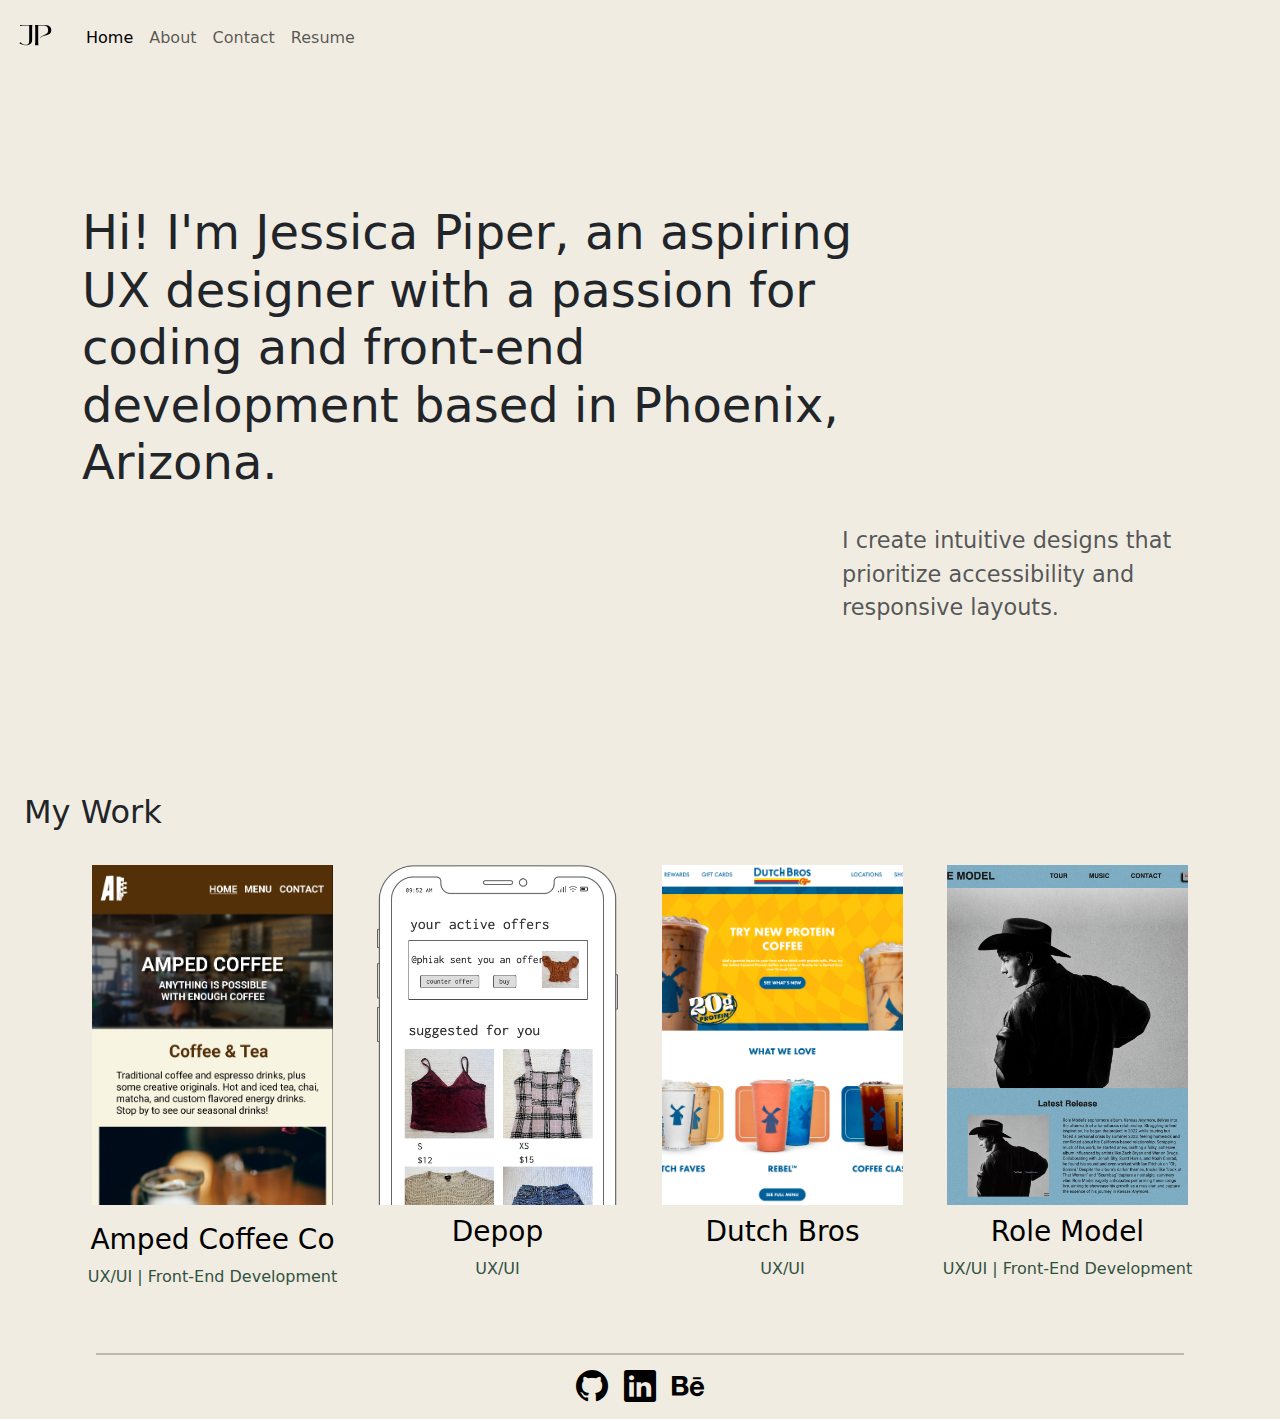
<file: index.html>
<!DOCTYPE html>
<html lang="en">
  <head>
    <meta charset="UTF-8">
    <meta name="viewport" content="width=device-width, initial-scale=1.0">
    <meta http-equiv="X-UA-Compatible" content="ie=edge">
    <title>Jessica Piper's Portfolio</title>
    <link href="https://cdn.jsdelivr.net/npm/bootstrap@5.3.3/dist/css/bootstrap.min.css" rel="stylesheet" integrity="sha384-QWTKZyjpPEjISv5WaRU9OFeRpok6YctnYmDr5pNlyT2bRjXh0JMhjY6hW+ALEwIH" crossorigin="anonymous">
    <link rel="stylesheet" href="https://cdn.jsdelivr.net/npm/bootstrap-icons@1.11.3/font/bootstrap-icons.min.css">
    <link rel="stylesheet" href="styles.css">
    <script src="https://cdn.jsdelivr.net/npm/bootstrap@5.3.3/dist/js/bootstrap.bundle.min.js" integrity="sha384-YvpcrYf0tY3lHB60NNkmXc5s9fDVZLESaAA55NDzOxhy9GkcIdslK1eN7N6jIeHz" crossorigin="anonymous" defer></script>
  </head>
  <body>
    <header>
      <nav class="navbar navbar-expand-lg">
        <div class="container-fluid">
          <a class="navbar-brand" href="#">
            <img src="assets/JP.svg" alt="JP logo">
          </a>
          <button class="navbar-toggler" type="button" data-bs-toggle="collapse" data-bs-target="#navbarNav" aria-controls="navbarNav" aria-expanded="false" aria-label="Toggle navigation">
            <span class="navbar-toggler-icon"></span>
          </button>
          <div class="collapse navbar-collapse" id="navbarNav">
            <ul class="navbar-nav">
              <li class="nav-item">
                <a class="nav-link active" aria-current="page" href="#">Home</a>
              </li>
              <li class="nav-item">
                <a class="nav-link" href="about.html">About</a>
              </li>
              <li class="nav-item">
                <a class="nav-link" href=mailto:jpiperux@gmail.com>Contact</a>
              </li>
              <li class="nav-item">
                <a class="nav-link" href="assets/resumeJP.pdf" download>Resume</a>
              </li>
            </ul>
          </div>
        </div>
      </nav>
      <section id="hero">
        <div class="container">
          <div class="row pb-4">
            <div class="col-md-9">
              <h1 class="display-5">Hi! I'm Jessica Piper, an aspiring UX designer with a passion for coding and front-end development based in Phoenix, Arizona.</h1>
            </div>
            <div class="col-md-3"></div>
          </div>
          <div class="row">
            <div class="col-md-6 col-xl-8"></div>
            <div class="col-md-6 col-xl-4">
              <p class="text-body-secondary">I create intuitive designs that prioritize accessibility and responsive layouts.</p>
            </div>
          </div>
        </div>
      </section>
    </header>
    <main>
      <section id="myWork" class="pt-4 px-3 mx-auto">
        <h2 class="pb-3 px-2">My Work</h2>
        <div class="container">
          <div class="row text-center">
            <div class="col-md-6 col-xl-3 mb-5">
              <a href="amped.html">
                <img src="assets/ampedPrototypeHero1.png" alt="Amped Coffee Co home page">
                <h3 class="pt-2">Amped Coffee Co</h3>
                <p>UX/UI | Front-End Development</p>
              </a>
            </div>
            <div class="col-md-6 col-xl-3 mb-5">
              <a href="depop.html">
                <img src="assets/depopPrototypeHome.png" alt="Depop home page">
                <h3>Depop</h3>
                <p>UX/UI</p>
              </a>
            </div>
            <div class="col-md-6 col-xl-3 mb-5">
              <a href="dutch.html">
                <img src="assets/dutchHome1.png" alt="Dutch Bros home page">
                <h3>Dutch Bros</h3>
                <p>UX/UI</p>
              </a>
            </div>
            <div class="col-md-6 col-xl-3 mb-5">
              <a href="roleModel.html">
                <img id="roleM" src="assets/roleModelHero.png" alt="Role Model home page">
                <h3>Role Model</h3>
                <p>UX/UI | Front-End Development</p>
              </a>
            </div>
          </div>
        </div>
      </section>
    </main>
    <hr>
    <footer class="py-2 d-flex justify-content-center">
      <a href="https://github.com/jpiper5" aria-label="link to Jessica Piper's GitHub profile" class="px-2"><i class="bi bi-github"></i></a>
      <a href="https://www.linkedin.com/in/jessica-piper/" aria-label="link to Jessica Piper's LinkedIn profile" class="px-2"><i class="bi bi-linkedin"></i></a>
      <a href="https://www.behance.net/jessicapiper2" aria-label="link to Jessica Piper's Behance profile" class="px-2"><i class="bi bi-behance"></i></a>
    </footer>
  </body>
</html>
</file>
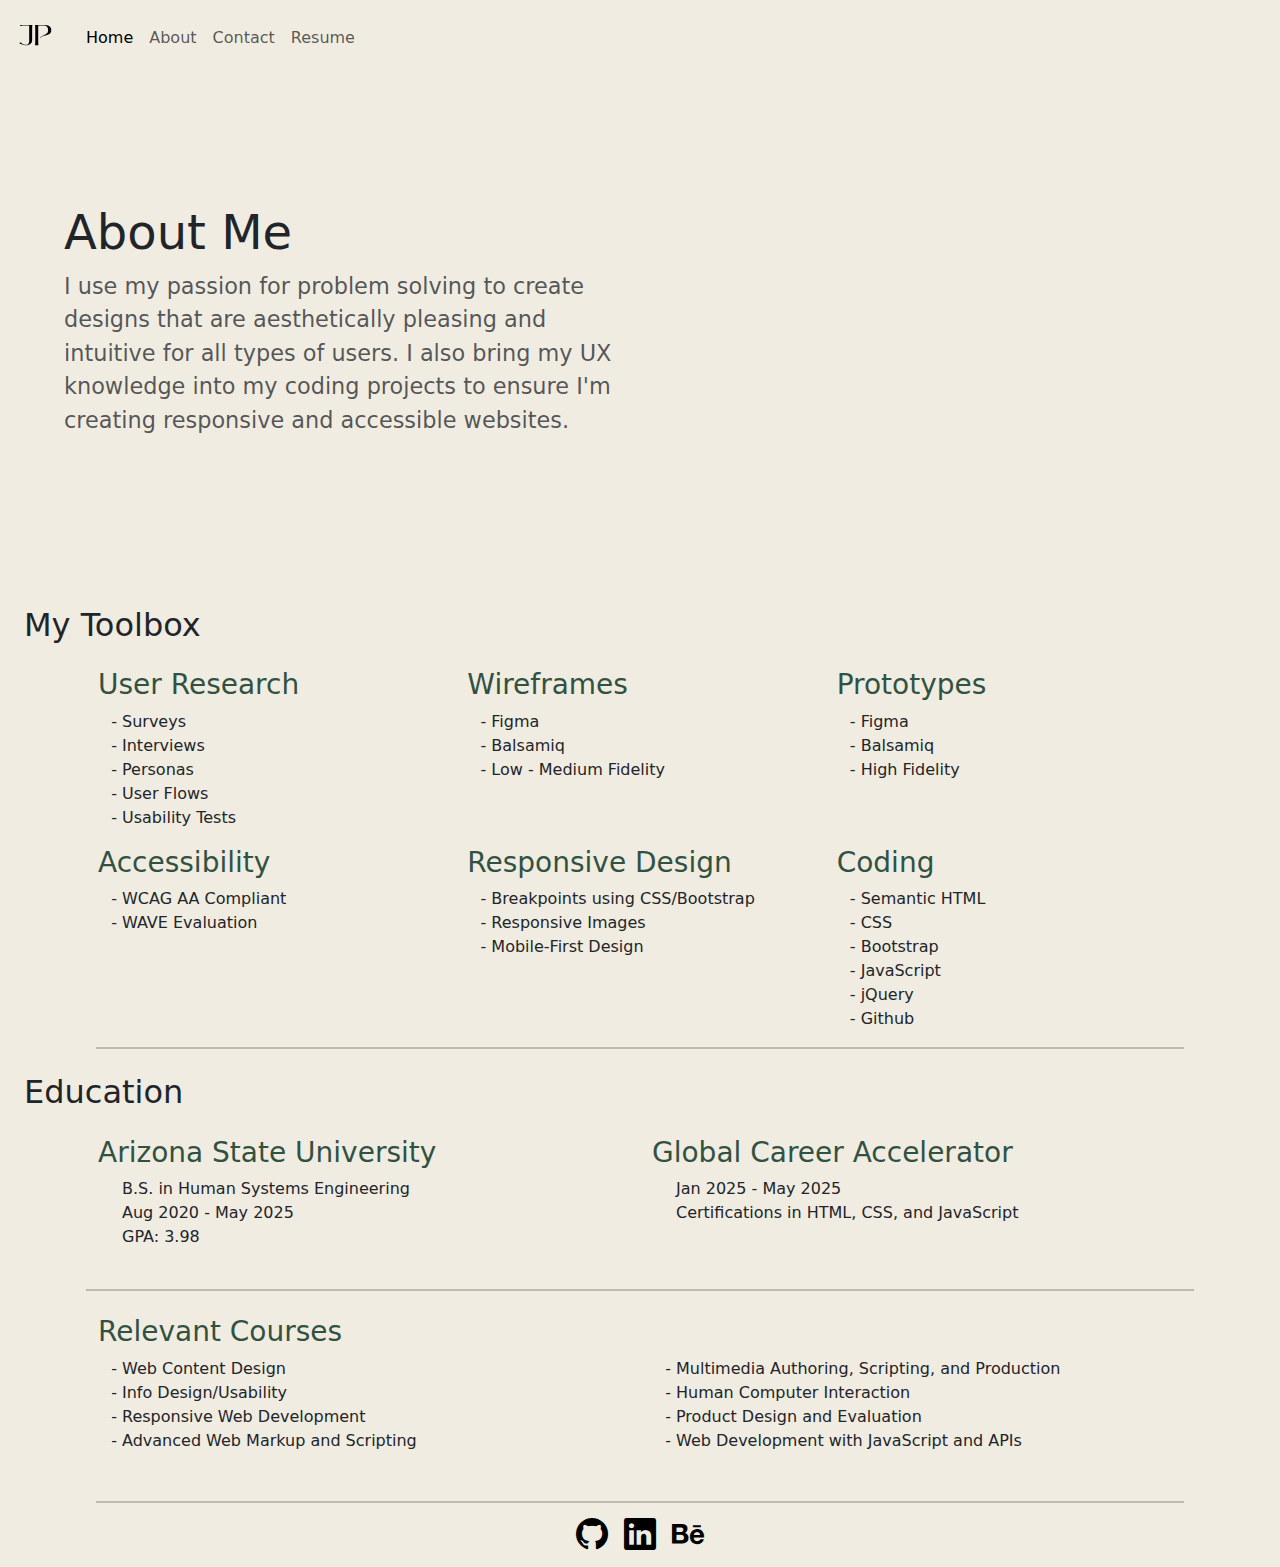
<file: about.html>
<!DOCTYPE html>
<html lang="en">
  <head>
      <meta charset="UTF-8">
      <meta name="viewport" content="width=device-width, initial-scale=1.0">
      <meta http-equiv="X-UA-Compatible" content="ie=edge">
      <title>Jessica Piper's Portfolio | About</title>
      <link href="https://cdn.jsdelivr.net/npm/bootstrap@5.3.3/dist/css/bootstrap.min.css" rel="stylesheet" integrity="sha384-QWTKZyjpPEjISv5WaRU9OFeRpok6YctnYmDr5pNlyT2bRjXh0JMhjY6hW+ALEwIH" crossorigin="anonymous">
      <link rel="stylesheet" href="https://cdn.jsdelivr.net/npm/bootstrap-icons@1.11.3/font/bootstrap-icons.min.css">
      <link rel="stylesheet" href="styles.css">
      <script src="https://cdn.jsdelivr.net/npm/bootstrap@5.3.3/dist/js/bootstrap.bundle.min.js" integrity="sha384-YvpcrYf0tY3lHB60NNkmXc5s9fDVZLESaAA55NDzOxhy9GkcIdslK1eN7N6jIeHz" crossorigin="anonymous" defer></script>
  </head>
  <body>
    <header>
      <nav class="navbar navbar-expand-lg">
        <div class="container-fluid">
          <a class="navbar-brand" href="index.html">
            <img src="assets/JP.svg" alt="JP logo">
          </a>
          <button class="navbar-toggler" type="button" data-bs-toggle="collapse" data-bs-target="#navbarNav" aria-controls="navbarNav" aria-expanded="false" aria-label="Toggle navigation">
            <span class="navbar-toggler-icon"></span>
          </button>
          <div class="collapse navbar-collapse" id="navbarNav">
            <ul class="navbar-nav">
              <li class="nav-item">
                <a class="nav-link active" aria-current="page" href="index.html">Home</a>
              </li>
              <li class="nav-item">
                <a class="nav-link" href="#">About</a>
              </li>
              <li class="nav-item">
                <a class="nav-link" href=mailto:jpiperux@gmail.com>Contact</a>
              </li>
              <li class="nav-item">
                <a class="nav-link" href="assets/resumeJP.pdf" download>Resume</a>
              </li>
            </ul>
          </div>
        </div>
      </nav>
      <section id="hero">
        <h1 class="display-5">About Me</h1>
        <div class="row">
          <div class="col-10 col-md-8 col-lg-6">
            <p class="text-body-secondary">I use my passion for problem solving to create designs that are aesthetically pleasing and intuitive for all types of users. I also bring my UX knowledge into my coding projects to ensure I'm creating responsive and accessible websites.</p>
          </div>
        </div>
      </section>
    </header>
    <main>
      <section id="myToolbox" class="pt-4 px-3">
        <h2 class="pb-3 px-2">My Toolbox</h2>
        <div class="container">
          <div class="row px-3">
            <div class="col-sm-6 col-lg-4 tools">
              <h3>User Research</h3>
              <ul class="px-4">
                <li>Surveys</li>
                <li>Interviews</li>
                <li>Personas</li>
                <li>User Flows</li>
                <li>Usability Tests</li>
              </ul>
            </div>
            <div class="col-sm-6 col-lg-4 tools">
              <h3 >Wireframes</h3>
              <ul class="px-4">
                <li>Figma</li>
                <li>Balsamiq</li>
                <li>Low - Medium Fidelity</li>
              </ul>
            </div>
            <div class="col-sm-6 col-lg-4 tools">
              <h3 >Prototypes</h3>
              <ul class="px-4">
                <li>Figma</li>
                <li>Balsamiq</li>
                <li>High Fidelity</li>
              </ul>
            </div>
            <div class="col-sm-6 col-lg-4 tools">
              <h3 >Accessibility</h3>
              <ul class="px-4">
                <li>WCAG AA Compliant</li>
                <li>WAVE Evaluation</li>
              </ul>
            </div>
            <div class="col-sm-6 col-lg-4 tools">
              <h3>Responsive Design</h3>
              <ul class="px-4">
                <li>Breakpoints using CSS/Bootstrap</li>
                <li>Responsive Images</li>
                <li>Mobile-First Design</li>
              </ul>
            </div>
            <div class="col-sm-6 col-lg-4 tools">
              <h3>Coding</h3>
              <ul class="px-4">
                <li>Semantic HTML</li>
                <li>CSS</li>
                <li>Bootstrap</li>
                <li>JavaScript</li>
                <li>jQuery</li>
                <li>Github</li>
              </ul>
            </div>
          </div>
        </div>
      </section>
      <hr>
      <section id="education" class="pt-4 px-3 mb-5">
        <h2 class="pb-3 px-2">Education</h2>
        <div class="container">
          <div class="row px-3">
            <div class="col-sm-6 pb-4">
              <h3>Arizona State University</h3>
              <p class="px-4">B.S. in Human Systems Engineering <br> Aug 2020 - May 2025 <br> GPA: 3.98</p>
            </div>
            <div class="col-sm-6 pb-4">
              <h3>Global Career Accelerator</h3>
              <p class="px-4">Jan 2025 - May 2025 <br> Certifications in HTML, CSS, and JavaScript</p>
            </div>
            <hr>
            <h3 class="pt-4">Relevant Courses</h3>
            <div class="col-sm-6 courses">
              <ul class="px-4">
                <li>Web Content Design</li>
                <li>Info Design/Usability</li>
                <li>Responsive Web Development</li>
                <li>Advanced Web Markup and Scripting</li>
              </ul>
            </div>
            <div class="col-sm-6 courses">
              <ul class="px-4">
                <li>Multimedia Authoring, Scripting, and Production</li>
                <li>Human Computer Interaction</li>
                <li>Product Design and Evaluation</li>
                <li>Web Development with JavaScript and APIs</li>
              </ul>
            </div>
          </div>
        </div>
      </section>
    </main>
    <hr>
    <footer class="py-2 d-flex justify-content-center">
      <a href="https://github.com/jpiper5" aria-label="link to Jessica Piper's GitHub profile" class="px-2"><i class="bi bi-github"></i></a>
      <a href="https://www.linkedin.com/in/jessica-piper/" aria-label="link to Jessica Piper's LinkedIn profile" class="px-2"><i class="bi bi-linkedin"></i></a>
      <a href="https://www.behance.net/jessicapiper2" aria-label="link to Jessica Piper's Behance profile" class="px-2"><i class="bi bi-behance"></i></a>
    </footer>
  </body>
</html>
</file>
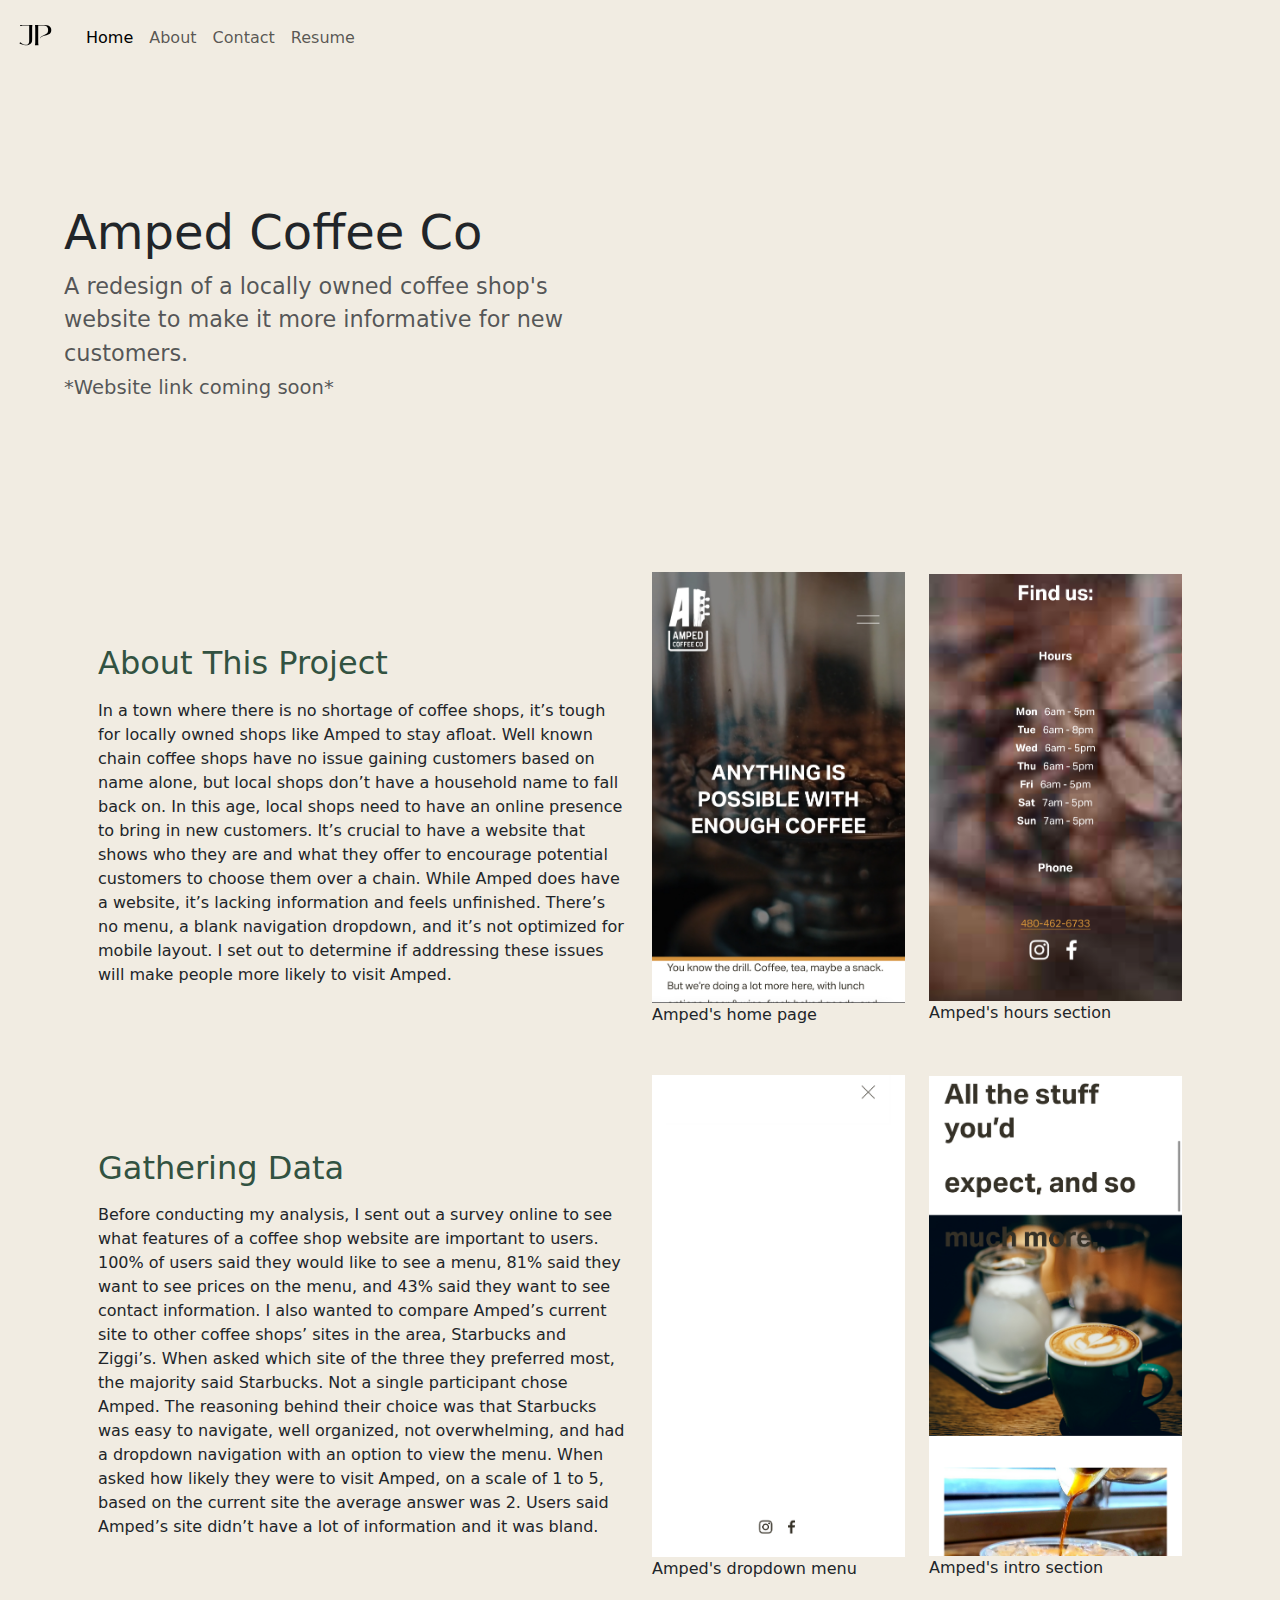
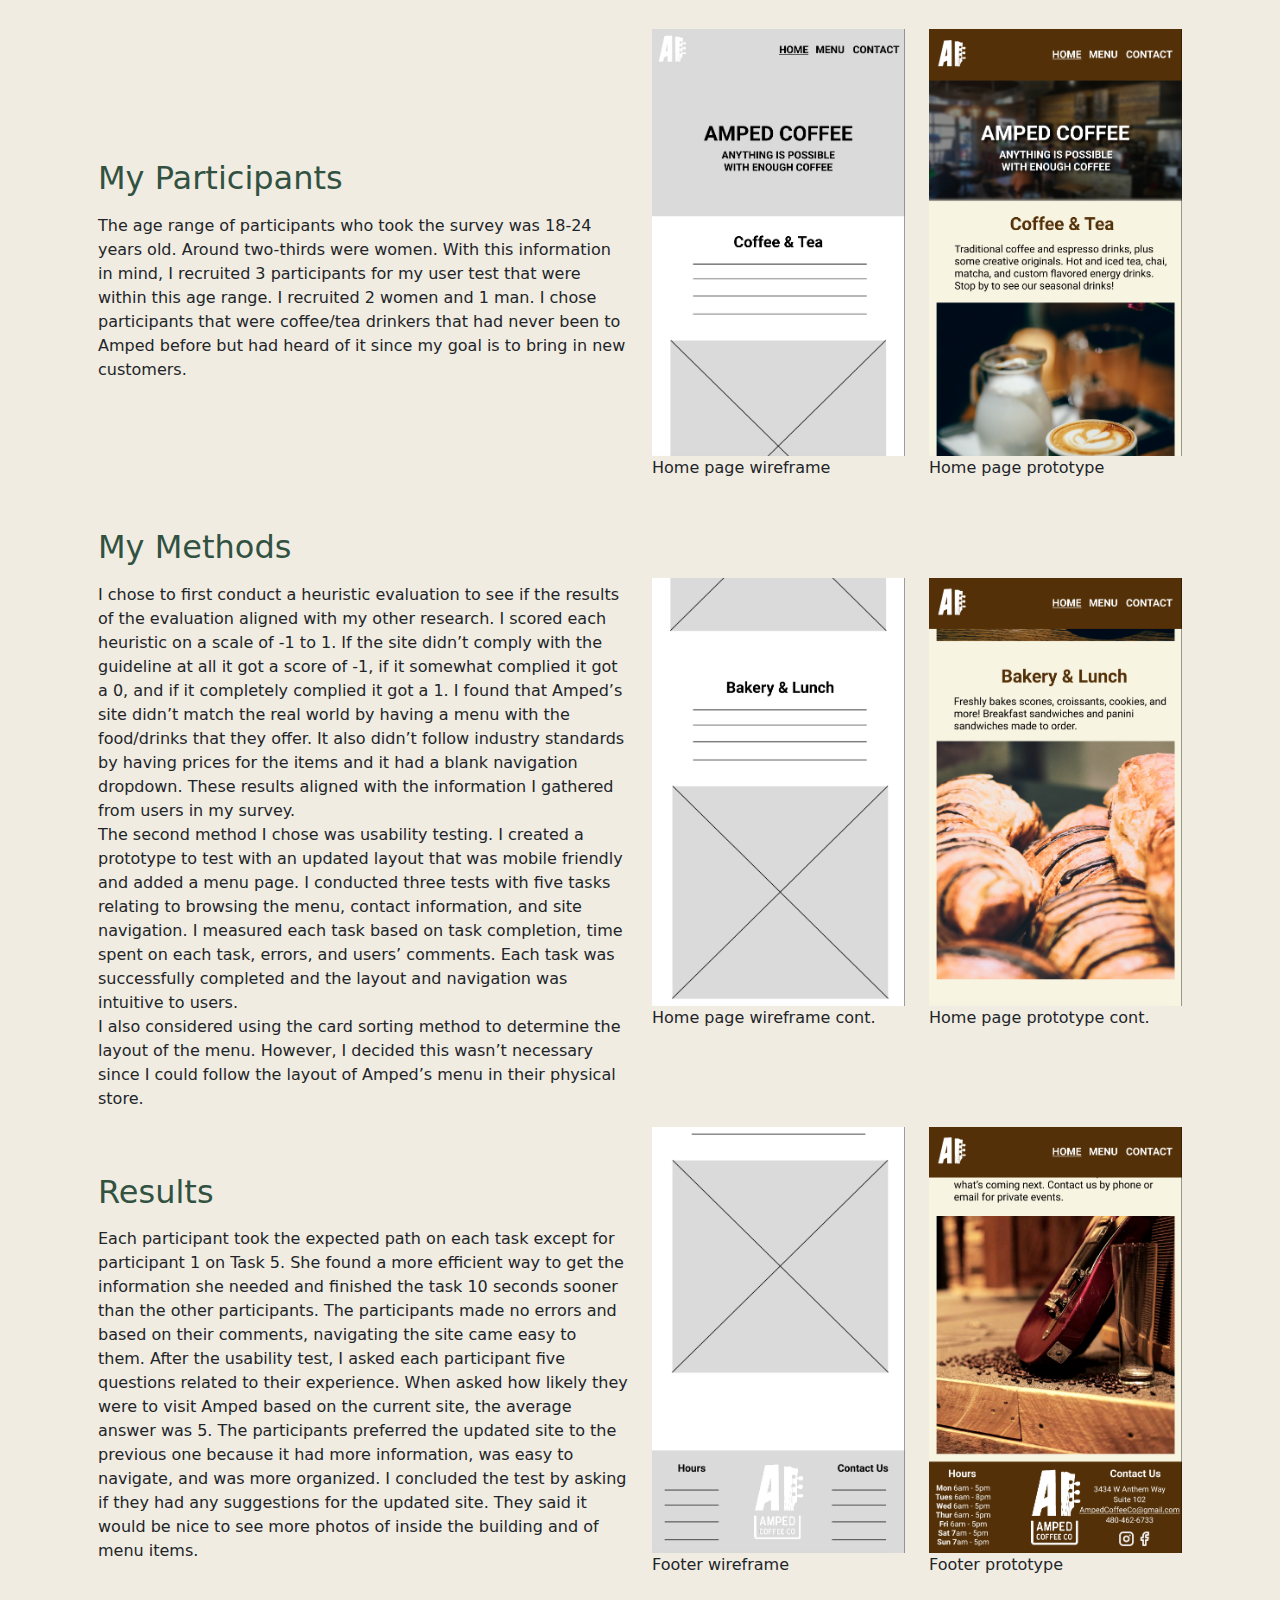
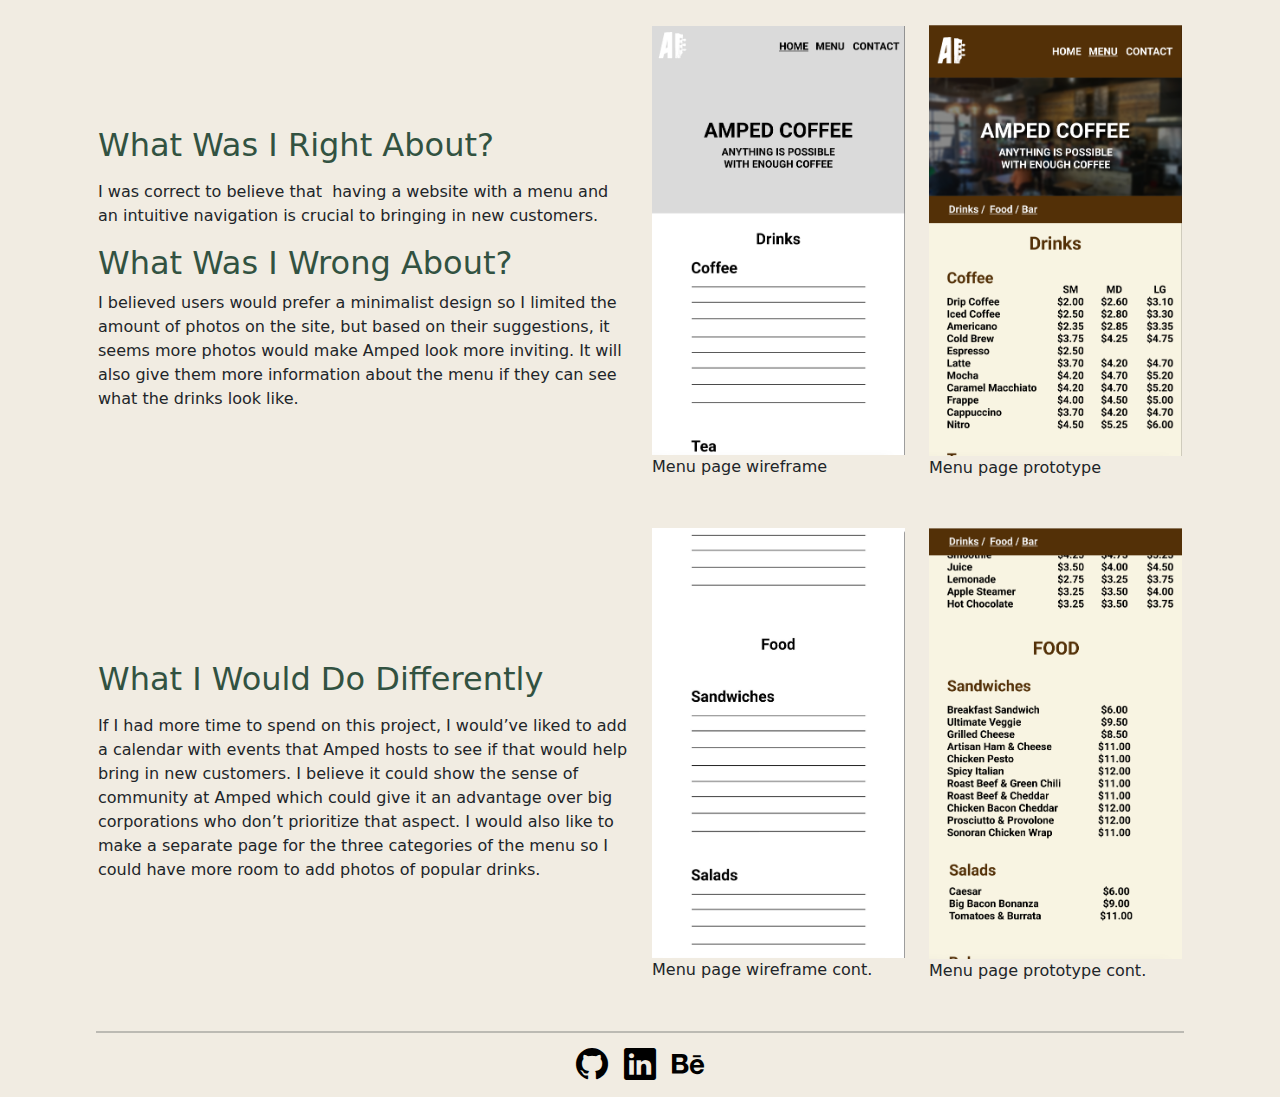
<file: amped.html>
<!DOCTYPE html>
<html lang="en">
  <head>
    <meta charset="UTF-8">
    <meta name="viewport" content="width=device-width, initial-scale=1.0">
    <meta http-equiv="X-UA-Compatible" content="ie=edge">
    <title>Jessica Piper's Portfolio | Amped Coffee Co</title>
    <link href="https://cdn.jsdelivr.net/npm/bootstrap@5.3.3/dist/css/bootstrap.min.css" rel="stylesheet" integrity="sha384-QWTKZyjpPEjISv5WaRU9OFeRpok6YctnYmDr5pNlyT2bRjXh0JMhjY6hW+ALEwIH" crossorigin="anonymous">
    <link rel="stylesheet" href="https://cdn.jsdelivr.net/npm/bootstrap-icons@1.11.3/font/bootstrap-icons.min.css">
    <link rel="stylesheet" href="styles.css">
    <script src="https://cdn.jsdelivr.net/npm/bootstrap@5.3.3/dist/js/bootstrap.bundle.min.js" integrity="sha384-YvpcrYf0tY3lHB60NNkmXc5s9fDVZLESaAA55NDzOxhy9GkcIdslK1eN7N6jIeHz" crossorigin="anonymous" defer></script>
  </head>
  <body>
    <header>
      <nav class="navbar navbar-expand-lg">
        <div class="container-fluid">
          <a class="navbar-brand" href="index.html">
            <img src="assets/JP.svg" alt="JP logo">
          </a>
          <button class="navbar-toggler" type="button" data-bs-toggle="collapse" data-bs-target="#navbarNav" aria-controls="navbarNav" aria-expanded="false" aria-label="Toggle navigation">
            <span class="navbar-toggler-icon"></span>
          </button>
          <div class="collapse navbar-collapse" id="navbarNav">
            <ul class="navbar-nav">
              <li class="nav-item">
                <a class="nav-link active" aria-current="page" href="index.html">Home</a>
              </li>
              <li class="nav-item">
                <a class="nav-link" href="about.html">About</a>
              </li>
              <li class="nav-item">
                <a class="nav-link" href=mailto:jpiperux@gmail.com>Contact</a>
              </li>
              <li class="nav-item">
                <a class="nav-link" href="assets/resumeJP.pdf" download>Resume</a>
              </li>
            </ul>
          </div>
        </div>
      </nav>
      <section id="hero">
        <div class="row">
          <div class="col-10 col-md-6">
            <h1 class="display-5">Amped Coffee Co</h1>
            <p class="text-body-secondary">A redesign of a locally owned coffee shop's website to make it more informative for new customers.<br><small>*Website link coming soon*</small></p>
          </div>
        </div>
      </section>
    </header>
    <main>
      <section id="aboutAmped" class="pt-4">
        <div class="container">
          <div class="row px-3 align-items-center">
            <div class="col-lg-6">
              <h2 class="pb-2">About This Project</h2>
              <p>In a town where there is no shortage of coffee shops, it’s tough for locally owned shops like Amped to stay afloat. Well known chain coffee shops have no issue gaining customers based on name alone, but local shops don’t have a household name to fall back on. In this age, local shops need to have an online presence to bring in new customers. It’s crucial to have a website that shows who they are and what they offer to encourage potential customers to choose them over a chain. While Amped does have a website, it’s lacking information and feels unfinished. There’s no menu, a blank navigation dropdown, and it’s not optimized for mobile layout. I set out to determine if addressing these issues will make people more likely to visit Amped.</p>
            </div>
            <figure class="col-sm-6 col-lg-3 mb-5">
              <img src="assets/ampedHero2.jpg" alt="amped's hero image">
              <figcaption>Amped's home page</figcaption>
            </figure>
            <figure class="col-sm-6 col-lg-3 mb-5">
              <img src="assets/ampedHours1.PNG" alt="amped's hours section">
              <figcaption>Amped's hours section</figcaption>
            </figure>
            <div class="col-lg-6">
              <h2 class="pb-2">Gathering Data</h2>
              <p>Before conducting my analysis, I sent out a survey online to see what features of a coffee shop website are important to users. 100% of users said they would like to see a menu, 81% said they want to see prices on the menu, and 43% said they want to see contact information. I also wanted to compare Amped’s current site to other coffee shops’ sites in the area, Starbucks and Ziggi’s. When asked which site of the three they preferred most, the majority said Starbucks. Not a single participant chose Amped. The reasoning behind their choice was that Starbucks was easy to navigate, well organized, not overwhelming, and had a dropdown navigation with an option to view the menu. When asked how likely they were to visit Amped, on a scale of 1 to 5, based on the current site the average answer was 2. Users said Amped’s site didn’t have a lot of information and it was bland.</p>
            </div>
            <figure class="col-sm-6 col-lg-3 mb-5">
              <img src="assets/ampedDropdown.PNG" alt="amped's blank navigation dropdown">
              <figcaption>Amped's dropdown menu</figcaption>
            </figure>
            <figure class="col-sm-6 col-lg-3 mb-5">
              <img src="assets/ampedIntro1.PNG" alt="amped's intro section on their homepage">
              <figcaption>Amped's intro section</figcaption>
            </figure>
            <div class="col-lg-6">
              <h2 class="pb-2">My Participants</h2>
              <p>The age range of participants who took the survey was 18-24 years old. Around two-thirds were women. With this information in mind, I recruited 3 participants for my user test that were within this age range. I recruited 2 women and 1 man. I chose participants that were coffee/tea drinkers that had never been to Amped before but had heard of it since my goal is to bring in new customers.</p>
            </div>
            <figure class="col-sm-6 col-lg-3 mb-5">
              <img src="assets/ampedWireHero.PNG" alt="wireframe for redesigned home page">
              <figcaption>Home page wireframe</figcaption>
            </figure>
            <figure class="col-sm-6 col-lg-3 mb-5">
              <img src="assets/ampedPrototypeHero1.png" alt="prototype for redesigned home page">
              <figcaption>Home page prototype</figcaption>
            </figure>
            <div class="col-lg-6">
              <h2 class="pb-2">My Methods</h2>
              <p>I chose to first conduct a heuristic evaluation to see if the results of the evaluation aligned with my other research. I scored each heuristic on a scale of -1 to 1. If the site didn’t comply with the guideline at all it got a score of -1, if it somewhat complied it got a 0, and if it completely complied it got a 1. I found that Amped’s site didn’t match the real world by having a menu with the food/drinks that they offer. It also didn’t follow industry standards by having prices for the items and it had a blank navigation dropdown. These results aligned with the information I gathered from users in my survey. <br> The second method I chose was usability testing. I created a prototype to test with an updated layout that was mobile friendly and added a menu page. I conducted three tests with five tasks relating to browsing the menu, contact information, and site navigation. I measured each task based on task completion, time spent on each task, errors, and users’ comments. Each task was successfully completed and the layout and navigation was intuitive to users. <br> I also considered using the card sorting method to determine the layout of the menu. However, I decided this wasn’t necessary since I could follow the layout of Amped’s menu in their physical store.</p>
            </div>
            <figure class="col-sm-6 col-lg-3 mb-5">
              <img src="assets/ampedWireBakery.PNG" alt="wireframe for redesigned home page continued">
              <figcaption>Home page wireframe cont.</figcaption>
            </figure>
            <figure class="col-sm-6 col-lg-3 mb-5">
              <img src="assets/ampedPrototypeBakery1.PNG" alt="prototype for redesigned home page continued">
              <figcaption>Home page prototype cont.</figcaption>
            </figure>
            <div class="col-lg-6">
              <h2 class="pb-2">Results</h2>
              <p>Each participant took the expected path on each task except for participant 1 on Task 5. She found a more efficient way to get the information she needed and finished the task 10 seconds sooner than the other participants. The participants made no errors and based on their comments, navigating the site came easy to them. After the usability test, I asked each participant five questions related to their experience. When asked how likely they were to visit Amped based on the current site, the average answer was 5. The participants preferred the updated site to the previous one because it had more information, was easy to navigate, and was more organized. I concluded the test by asking if they had any suggestions for the updated site. They said it would be nice to see more photos of inside the building and of menu items.</p>
            </div>
            <figure class="col-sm-6 col-lg-3 mb-5">
              <img src="assets/ampedWireFooter.PNG" alt="wireframe for redesigned home page footer">
              <figcaption>Footer wireframe</figcaption>
            </figure>
            <figure class="col-sm-6 col-lg-3 mb-5">
              <img src="assets/ampedPrototypeFooter1.PNG" alt="prototype for redesigned home page footer">
              <figcaption>Footer prototype</figcaption>
            </figure>
            <div class="col-lg-6">
              <h2 class="pb-2">What Was I Right About?</h2>
              <p>I was correct to believe that  having a website with a menu and an intuitive navigation is crucial to bringing in new customers.</p>
              <h2>What Was I Wrong About?</h2>
              <p>I believed users would prefer a minimalist design so I limited the amount of photos on the site, but based on their suggestions, it seems more photos would make Amped look more inviting. It will also give them more information about the menu if they can see what the drinks look like.</p>
            </div>
            <figure class="col-sm-6 col-lg-3 mb-5">
              <img src="assets/ampedWireMenu.PNG" alt="wireframe for redesigned menu page">
              <figcaption>Menu page wireframe</figcaption>
            </figure>
            <figure class="col-sm-6 col-lg-3 mb-5">
              <img src="assets/ampedPrototypeMenu.PNG" alt="prototype for redesigned menu page">
              <figcaption>Menu page prototype</figcaption>
            </figure>
            <div class="col-lg-6">
              <h2 class="pb-2">What I Would Do Differently</h2>
              <p>If I had more time to spend on this project, I would’ve liked to add a calendar with events that Amped hosts to see if that would help bring in new customers. I believe it could show the sense of community at Amped which could give it an advantage over big corporations who don’t prioritize that aspect. I would also like to make a separate page for the three categories of the menu so I could have more room to add photos of popular drinks.</p>
            </div>
            <figure class="col-sm-6 col-lg-3 mb-5">
              <img src="assets/ampedWireFood.png" alt="wireframe for redesigned menu page continued">
              <figcaption>Menu page wireframe cont.</figcaption>
            </figure>
            <figure class="col-sm-6 col-lg-3 mb-5">
              <img src="assets/ampedPrototypeFood.PNG" alt="prototype for redesigned menu page continued">
              <figcaption>Menu page prototype cont.</figcaption>
            </figure>
          </div>
        </div>   
      </section>
    </main>
    <hr>
    <footer class="py-2 d-flex justify-content-center">
      <a href="https://github.com/jpiper5" aria-label="link to Jessica Piper's GitHub profile" class="px-2"><i class="bi bi-github"></i></a>
      <a href="https://www.linkedin.com/in/jessica-piper/" aria-label="link to Jessica Piper's LinkedIn profile" class="px-2"><i class="bi bi-linkedin"></i></a>
      <a href="https://www.behance.net/jessicapiper2" aria-label="link to Jessica Piper's Behance profile" class="px-2"><i class="bi bi-behance"></i></a>
    </footer>
  </body>
</html>
</file>
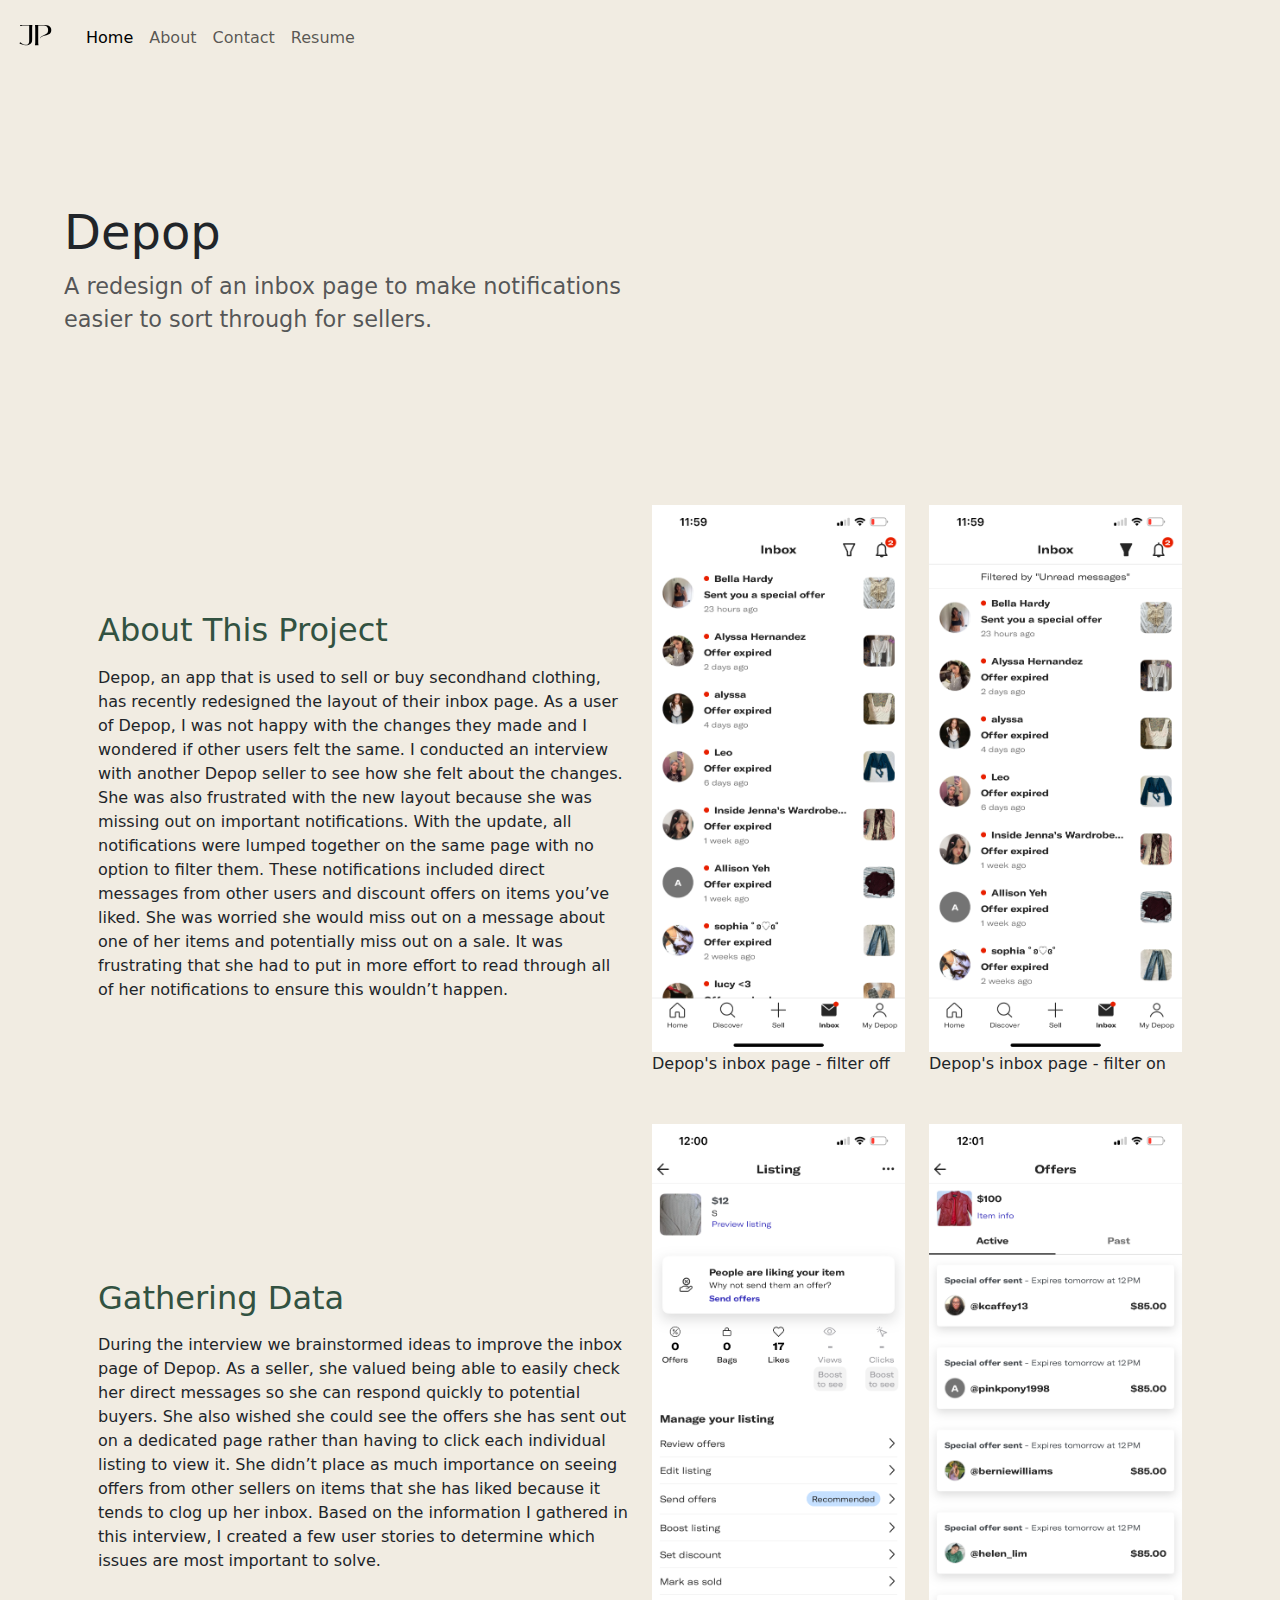
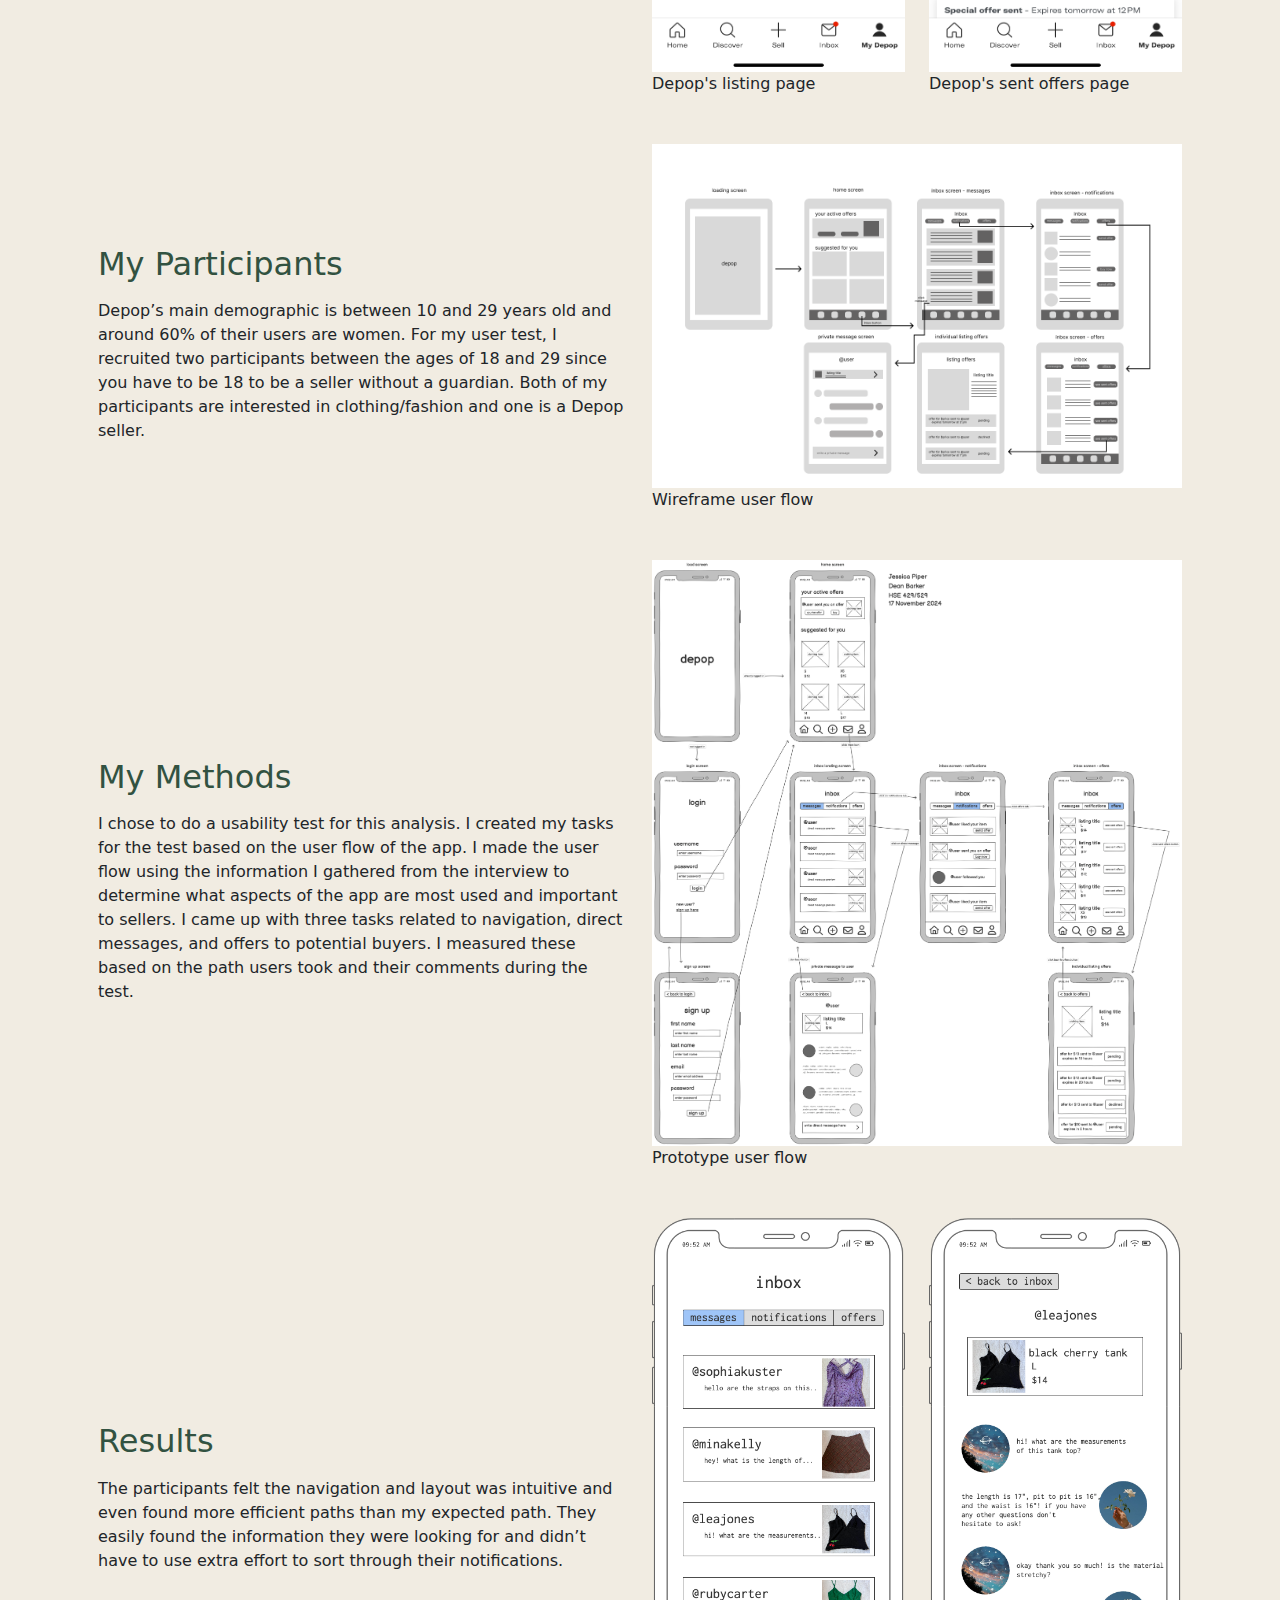
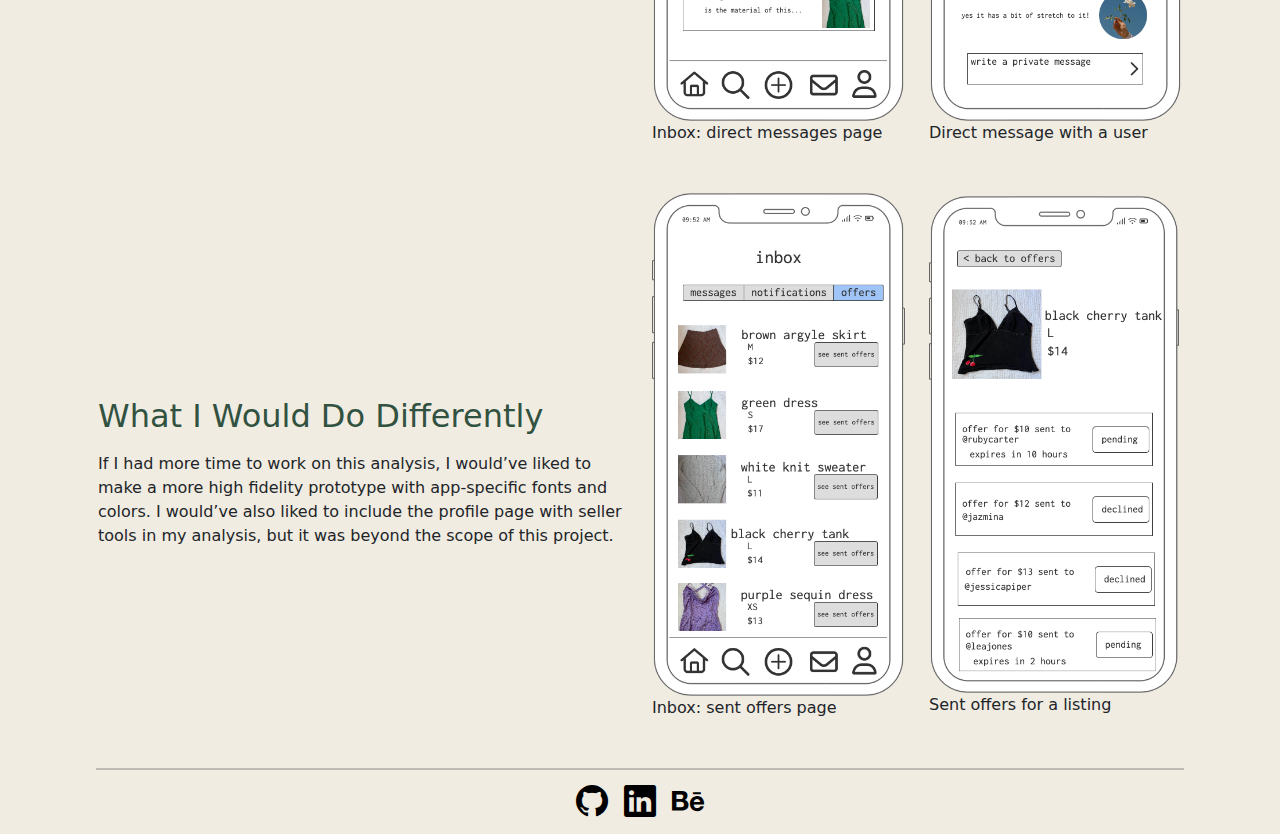
<file: depop.html>
<!DOCTYPE html>
<html lang="en">
  <head>
    <meta charset="UTF-8">
    <meta name="viewport" content="width=device-width, initial-scale=1.0">
    <meta http-equiv="X-UA-Compatible" content="ie=edge">
    <title>Jessica Piper's Portfolio | Depop</title>
    <link href="https://cdn.jsdelivr.net/npm/bootstrap@5.3.3/dist/css/bootstrap.min.css" rel="stylesheet" integrity="sha384-QWTKZyjpPEjISv5WaRU9OFeRpok6YctnYmDr5pNlyT2bRjXh0JMhjY6hW+ALEwIH" crossorigin="anonymous">
    <link rel="stylesheet" href="https://cdn.jsdelivr.net/npm/bootstrap-icons@1.11.3/font/bootstrap-icons.min.css">
    <link rel="stylesheet" href="styles.css">
    <script src="https://cdn.jsdelivr.net/npm/bootstrap@5.3.3/dist/js/bootstrap.bundle.min.js" integrity="sha384-YvpcrYf0tY3lHB60NNkmXc5s9fDVZLESaAA55NDzOxhy9GkcIdslK1eN7N6jIeHz" crossorigin="anonymous" defer></script>
  </head>
  <body>
    <header>
        <nav class="navbar navbar-expand-lg">
          <div class="container-fluid">
            <a class="navbar-brand" href="index.html">
              <img src="assets/JP.svg" alt="JP logo">
            </a>
            <button class="navbar-toggler" type="button" data-bs-toggle="collapse" data-bs-target="#navbarNav" aria-controls="navbarNav" aria-expanded="false" aria-label="Toggle navigation">
              <span class="navbar-toggler-icon"></span>
            </button>
            <div class="collapse navbar-collapse" id="navbarNav">
              <ul class="navbar-nav">
                <li class="nav-item">
                  <a class="nav-link active" aria-current="page" href="index.html">Home</a>
                </li>
                <li class="nav-item">
                  <a class="nav-link" href="about.html">About</a>
                </li>
                <li class="nav-item">
                  <a class="nav-link" href=mailto:jpiperux@gmail.com>Contact</a>
                </li>
                <li class="nav-item">
                  <a class="nav-link" href="assets/resumeJP.pdf" download>Resume</a>
                </li>
              </ul>
            </div>
          </div>
        </nav>
        <section id="hero">
          <div class="row">
            <div class="col-10 col-md-6">
              <h1 class="display-5">Depop</h1>
              <p class="text-body-secondary">A redesign of an inbox page to make notifications easier to sort through for sellers.</p>
            </div>
          </div>
        </section>
      </header>
      <main>
        <section id="aboutDepop" class="pt-4">
          <div class="container">
            <div class="row px-3 align-items-center">
              <div class="col-lg-6">
                <h2 class="pb-2">About This Project</h2>
                <p>Depop, an app that is used to sell or buy secondhand clothing, has recently redesigned the layout of their inbox page. As a user of Depop, I was not happy with the changes they made and I wondered if other users felt the same. I conducted an interview with another Depop seller to see how she felt about the changes. She was also frustrated with the new layout because she was missing out on important notifications. With the update, all notifications were lumped together on the same page with no option to filter them. These notifications included direct messages from other users and discount offers on items you’ve liked. She was worried she would miss out on a message about one of her items and potentially miss out on a sale. It was frustrating that she had to put in more effort to read through all of her notifications to ensure this wouldn’t happen.</p>
              </div>
              <figure class="col-sm-6 col-lg-3 mb-5">
                <img src="assets/depopInbox.png" alt="depop's inbox page with the filter off">
                <figcaption>Depop's inbox page - filter off</figcaption>
              </figure>
              <figure class="col-sm-6 col-lg-3 mb-5">
                <img src="assets/depopInboxFilter.png" alt="depop's inbox page with the filter on">
                <figcaption>Depop's inbox page - filter on</figcaption>
              </figure>
              <div class="col-lg-6">
                <h2 class="pb-2">Gathering Data</h2>
                <p>During the interview we brainstormed ideas to improve the inbox page of Depop. As a seller, she valued being able to easily check her direct messages so she can respond quickly to potential buyers. She also wished she could see the offers she has sent out on a dedicated page rather than having to click each individual listing to view it. She didn’t place as much importance on seeing offers from other sellers on items that she has liked because it tends to clog up her inbox. Based on the information I gathered in this interview, I created a few user stories to determine which issues are most important to solve.</p>
              </div>
              <figure class="col-sm-6 col-lg-3 mb-5">
                <img src="assets/depopListing.PNG" alt="depop's listing menu page">
                <figcaption>Depop's listing page</figcaption>
              </figure>
              <figure class="col-sm-6 col-lg-3 mb-5">
                <img src="assets/depopOffers.png" alt="depop's sent offers page for a listing">
                <figcaption>Depop's sent offers page</figcaption>
              </figure>
              <div class="col-lg-6">
                <h2 class="pb-2">My Participants</h2>
                <p>Depop’s main demographic is between 10 and 29 years old and around 60% of their users are women. For my user test, I recruited two participants between the ages of 18 and 29 since you have to be 18 to be a seller without a guardian. Both of my participants are interested in clothing/fashion and one is a Depop seller.</p>
              </div>
              <figure class="col-sm-6  mb-5">
                <img src="assets/depopUserFlow.png" alt="user flow with wireframes">
                <figcaption>Wireframe user flow</figcaption>
              </figure>
              
              <div class="col-lg-6">
                <h2 class="pb-2">My Methods</h2>
                <p>I chose to do a usability test for this analysis. I created my tasks for the test based on the user flow of the app. I made the user flow using the information I gathered from the interview to determine what aspects of the app are most used and important to sellers. I came up with three tasks related to navigation, direct messages, and offers to potential buyers. I measured these based on the path users took and their comments during the test.</p>
              </div>
              <figure class="col-sm-6  mb-5">
                <img src="assets/depopUserFlow2.png" alt="user flow with prototype">
                <figcaption>Prototype user flow</figcaption>
              </figure>
              <div class="col-lg-6">
                <h2 class="pb-2">Results</h2>
                <p>The participants felt the navigation and layout was intuitive and even found more efficient paths than my expected path. They easily found the information they were looking for and didn’t have to use extra effort to sort through their notifications.</p>
              </div>
              <figure class="col-sm-6 col-lg-3 mb-5">
                <img src="assets/depopPrototypeInbox.png" alt="redesigned direct messages inbox page">
                <figcaption>Inbox: direct messages page</figcaption>
              </figure>
              <figure class="col-sm-6 col-lg-3 mb-5">
                <img src="assets/depopPrototypeDmSent.png" alt="redesigned direct message with another user">
                <figcaption>Direct message with a user</figcaption>
              </figure>
              <div class="col-lg-6">
                <h2 class="pb-2">What I Would Do Differently</h2>
                <p>If I had more time to work on this analysis, I would’ve liked to make a more high fidelity prototype with app-specific fonts and colors. I would’ve also liked to include the profile page with seller tools in my analysis, but it was beyond the scope of this project.</p>
              </div>
              <figure class="col-sm-6 col-lg-3 mb-5">
                <img src="assets/depopPrototypeOffers.png" alt="redesigned sent offers inbox page">
                <figcaption>Inbox: sent offers page</figcaption>
              </figure>
              <figure class="col-sm-6 col-lg-3 mb-5">
                <img src="assets/depopPrototypeListing.png" alt="redesigned sent offers for a listing page">
                <figcaption>Sent offers for a listing</figcaption>
              </figure>
            </div>
          </div>   
        </section>
      </main>
      <hr>
      <footer class="py-2 d-flex justify-content-center">
        <a href="https://github.com/jpiper5" aria-label="link to Jessica Piper's GitHub profile" class="px-2"><i class="bi bi-github"></i></a>
        <a href="https://www.linkedin.com/in/jessica-piper/" aria-label="link to Jessica Piper's LinkedIn profile" class="px-2"><i class="bi bi-linkedin"></i></a>
        <a href="https://www.behance.net/jessicapiper2" aria-label="link to Jessica Piper's Behance profile" class="px-2"><i class="bi bi-behance"></i></a>
      </footer>
  </body>
</html>
</file>
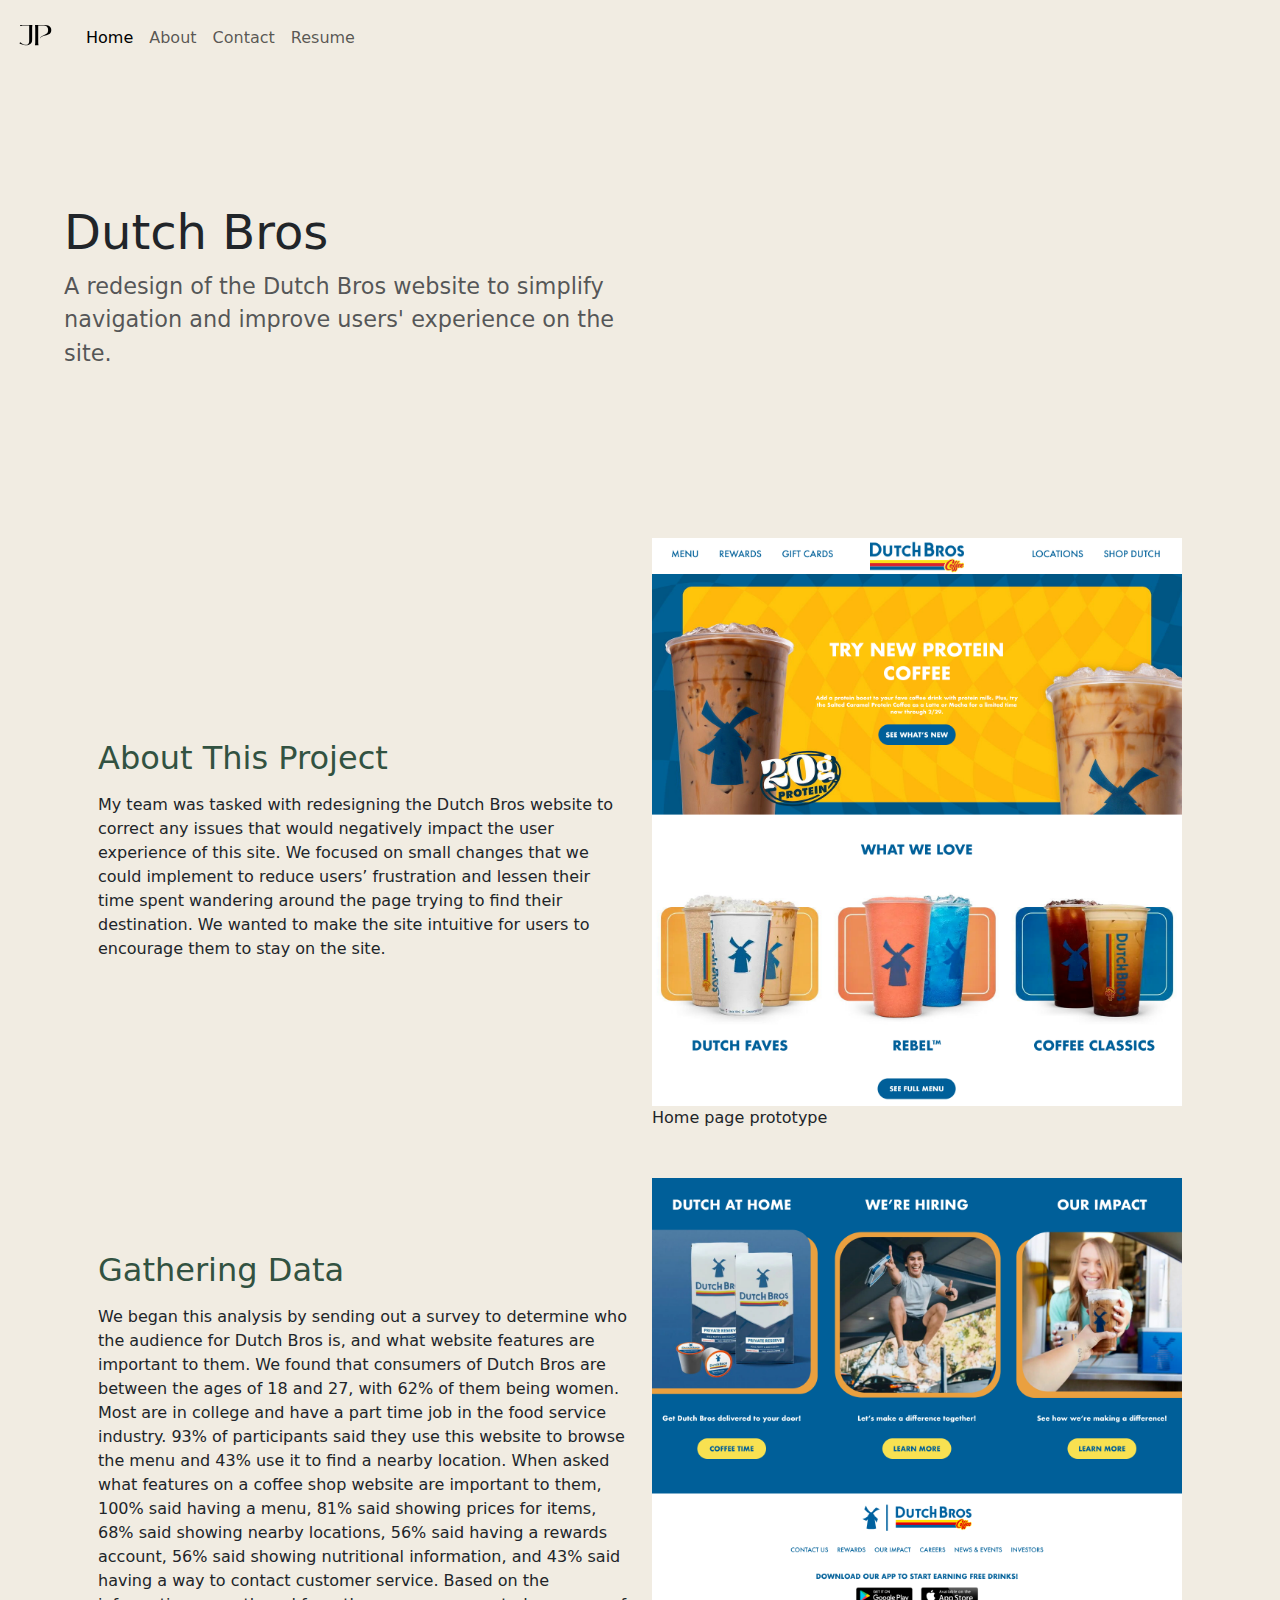
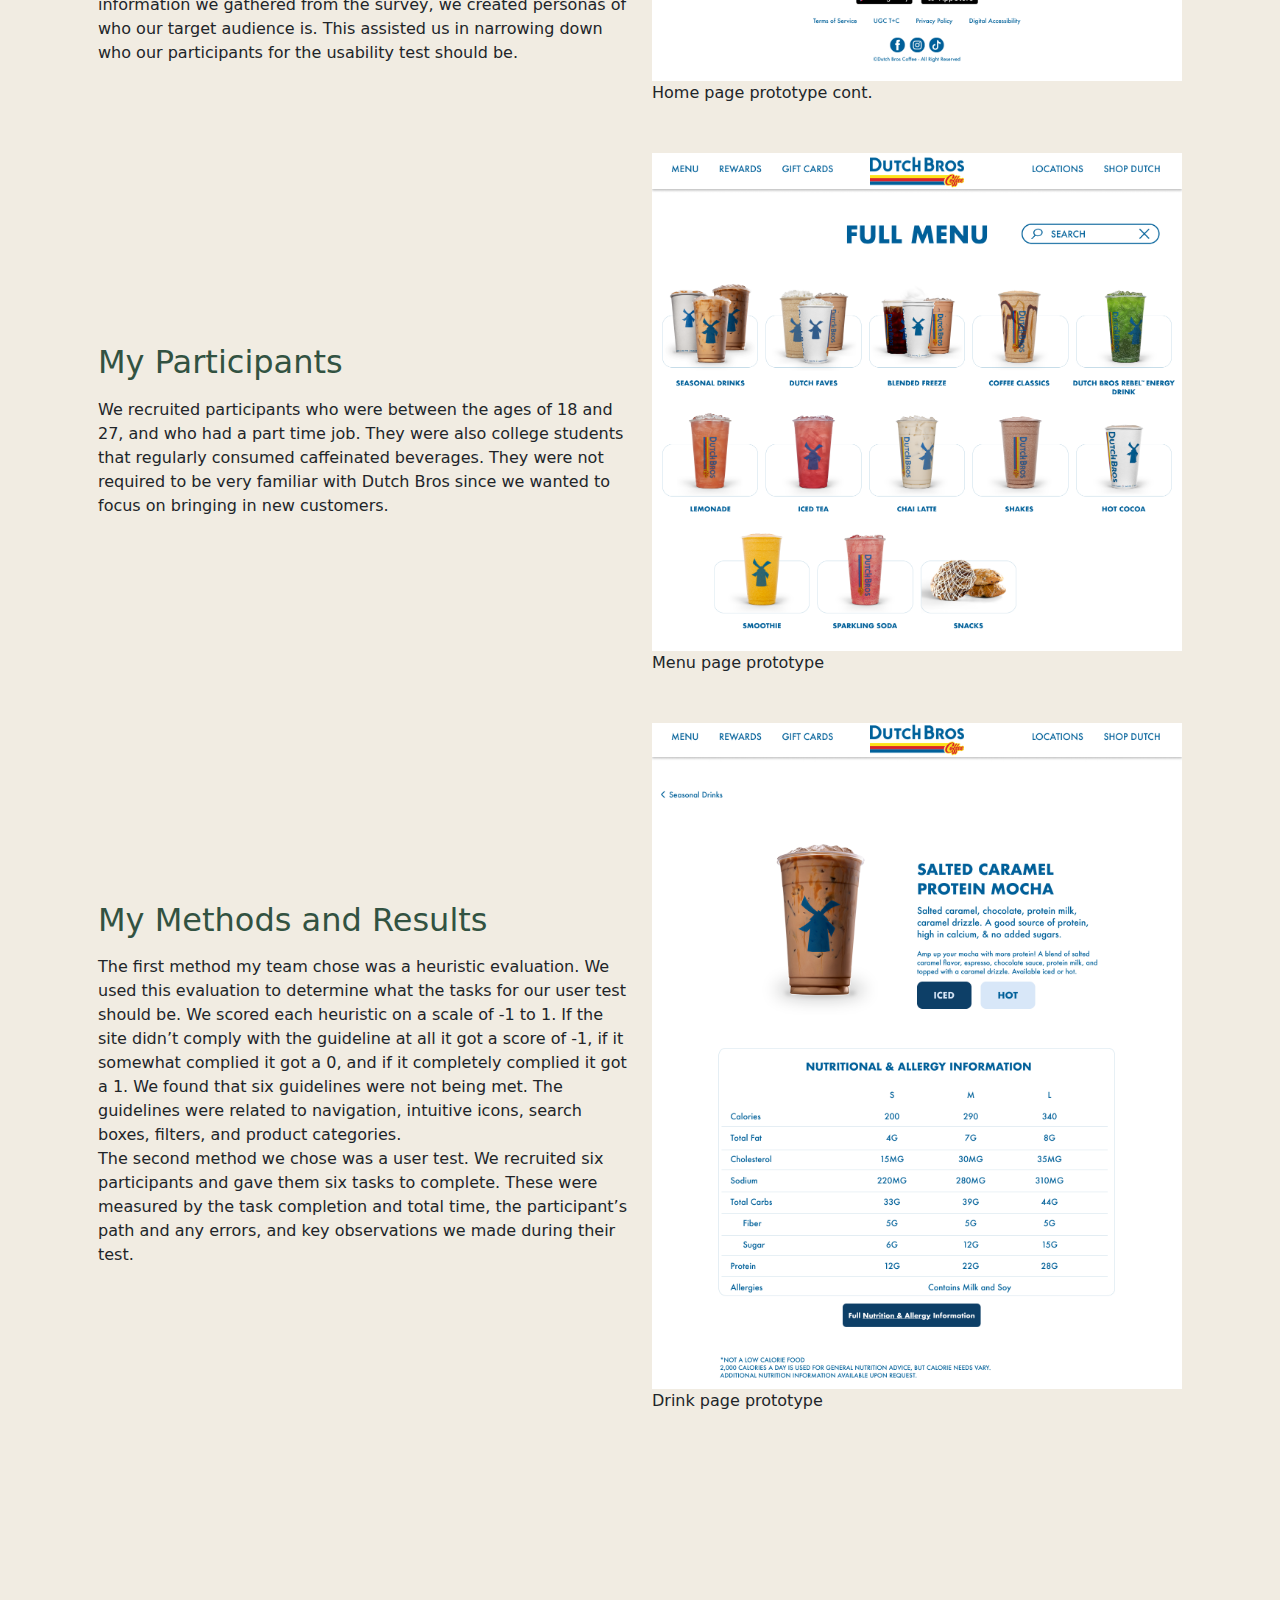
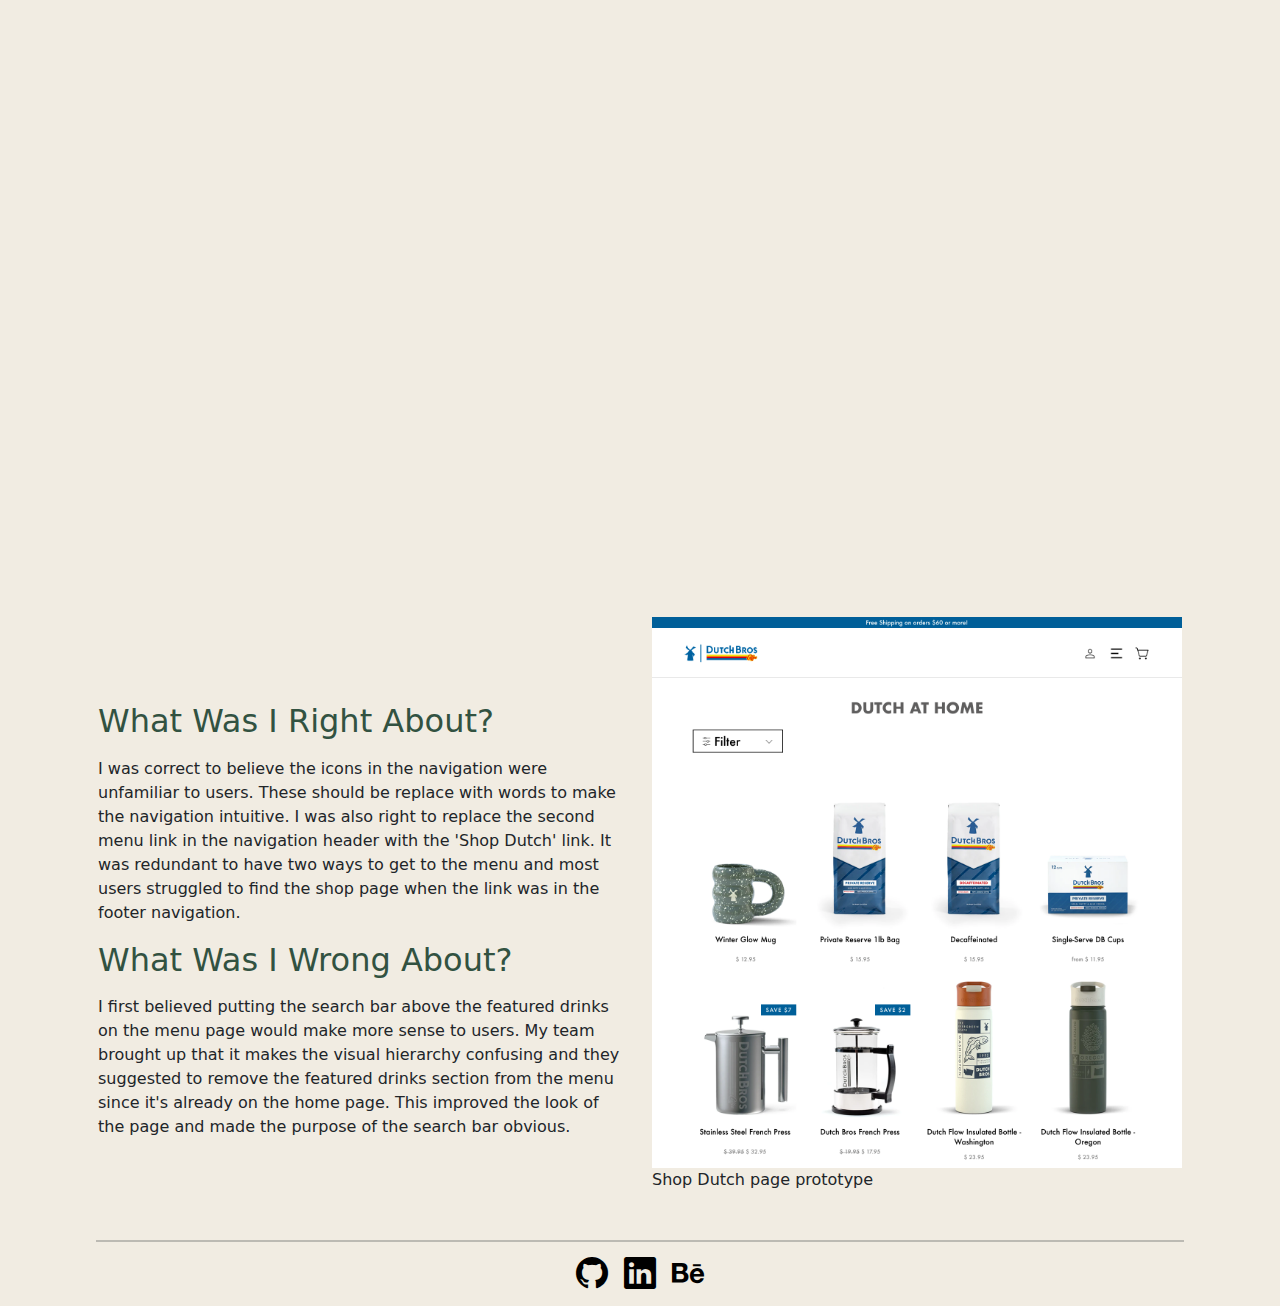
<file: dutch.html>
<!DOCTYPE html>
<html lang="en">
  <head>
    <meta charset="UTF-8">
    <meta name="viewport" content="width=device-width, initial-scale=1.0">
    <meta http-equiv="X-UA-Compatible" content="ie=edge">
    <title>Jessica Piper's Portfolio | Dutch Bros</title>
    <link href="https://cdn.jsdelivr.net/npm/bootstrap@5.3.3/dist/css/bootstrap.min.css" rel="stylesheet" integrity="sha384-QWTKZyjpPEjISv5WaRU9OFeRpok6YctnYmDr5pNlyT2bRjXh0JMhjY6hW+ALEwIH" crossorigin="anonymous">
    <link rel="stylesheet" href="https://cdn.jsdelivr.net/npm/bootstrap-icons@1.11.3/font/bootstrap-icons.min.css">
    <link rel="stylesheet" href="styles.css">
    <script src="https://cdn.jsdelivr.net/npm/bootstrap@5.3.3/dist/js/bootstrap.bundle.min.js" integrity="sha384-YvpcrYf0tY3lHB60NNkmXc5s9fDVZLESaAA55NDzOxhy9GkcIdslK1eN7N6jIeHz" crossorigin="anonymous" defer></script>
  </head>
  <body>
    <header>
        <nav class="navbar navbar-expand-lg">
          <div class="container-fluid">
            <a class="navbar-brand" href="index.html">
              <img src="assets/JP.svg" alt="JP logo">
            </a>
            <button class="navbar-toggler" type="button" data-bs-toggle="collapse" data-bs-target="#navbarNav" aria-controls="navbarNav" aria-expanded="false" aria-label="Toggle navigation">
              <span class="navbar-toggler-icon"></span>
            </button>
            <div class="collapse navbar-collapse" id="navbarNav">
              <ul class="navbar-nav">
                <li class="nav-item">
                  <a class="nav-link active" aria-current="page" href="index.html">Home</a>
                </li>
                <li class="nav-item">
                  <a class="nav-link" href="about.html">About</a>
                </li>
                <li class="nav-item">
                  <a class="nav-link" href=mailto:jpiperux@gmail.com>Contact</a>
                </li>
                <li class="nav-item">
                  <a class="nav-link" href="assets/resumeJP.pdf" download>Resume</a>
                </li>
              </ul>
            </div>
          </div>
        </nav>
        <section id="hero">
          <div class="row">
            <div class="col-10 col-md-6">
              <h1 class="display-5">Dutch Bros</h1>
              <p class="text-body-secondary">A redesign of the Dutch Bros website to simplify navigation and improve users' experience on the site.</p>
            </div>
          </div>
        </section>
      </header>
      <main>
        <section id="aboutDutch" class="pt-4">
          <div class="container">
            <div class="row px-3 align-items-center">
              <div class="col-lg-6">
                <h2 class="pb-2">About This Project</h2>
                <p>My team was tasked with redesigning the Dutch Bros website to correct any issues that would negatively impact the user experience of this site. We focused on small changes that we could implement to reduce users’ frustration and lessen their time spent wandering around the page trying to find their destination. We wanted to make the site intuitive for users to encourage them to stay on the site.</p>
              </div>
              <figure class="col-lg-6 mb-5">
                <img src="assets/dutchHome1.png" alt="dutch home page prototype">
                <figcaption>Home page prototype</figcaption>
              </figure>
              <div class="col-lg-6">
                <h2 class="pb-2">Gathering Data</h2>
                <p>We began this analysis by sending out a survey to determine who the audience for Dutch Bros is, and what website features are important to them. We found that consumers of Dutch Bros are between the ages of 18 and 27, with 62% of them being women. Most are in college and have a part time job in the food service industry. 93% of participants said they use this website to browse the menu and 43% use it to find a nearby location. When asked what features on a coffee shop website are important to them, 100% said having a menu, 81% said showing prices for items, 68% said showing nearby locations, 56% said having a rewards account, 56% said showing nutritional information, and 43% said having a way to contact customer service. Based on the information we gathered from the survey, we created personas of who our target audience is. This assisted us in narrowing down who our participants for the usability test should be.</p>
              </div>
              <figure class="col-lg-6 mb-5">
                <img src="assets/dutchHome2.png" alt="dutch home page prototype">
                <figcaption>Home page prototype cont.</figcaption>
              </figure>
              <div class="col-lg-6">
                <h2 class="pb-2">My Participants</h2>
                <p>We recruited participants who were between the ages of 18 and 27, and who had a part time job. They were also college students that regularly consumed caffeinated beverages. They were not required to be very familiar with Dutch Bros since we wanted to focus on bringing in new customers.</p>
              </div>
              <figure class="col-lg-6 mb-5">
                <img src="assets/dutchMenu2.png" alt="dutch menu page prototype">
                <figcaption>Menu page prototype</figcaption>
              </figure>
              <div class="col-lg-6">
                <h2 class="pb-2">My Methods and Results</h2>
                <p>The first method my team chose was a heuristic evaluation. We used this evaluation to determine what the tasks for our user test should be. We scored each heuristic on a scale of -1 to 1. If the site didn’t comply with the guideline at all it got a score of -1, if it somewhat complied it got a 0, and if it completely complied it got a 1. We found that six guidelines were not being met. The guidelines were related to navigation, intuitive icons, search boxes, filters, and product categories.<br> The second method we chose was a user test. We recruited six participants and gave them six tasks to complete. These were measured by the task completion and total time, the participant’s path and any errors, and key observations we made during their test.</p>
              </div>
              <figure class="col-lg-6 mb-5">
                <img src="assets/dutchDrink2.png" alt="dutch drink page prototype">
                <figcaption>Drink page prototype</figcaption>
              </figure>
              <div class="col-12">
                <iframe src="https://docs.google.com/presentation/d/e/2PACX-1vQlJkAD1HgQju756tACZ6T3WbFaHckQPVYlIsOonaz822rN8qiiQKqDh-8T3K4K_QJzx3mcBmQUEHbv/embed?start=false&loop=false&delayms=30000" width="1280" height="749" allow="fullscreen" title="Dutch Bros"></iframe>
              </div>
              <div class="col-lg-6">
                <h2 class="pb-2">What Was I Right About?</h2>
                <p>I was correct to believe the icons in the navigation were unfamiliar to users. These should be replace with words to make the navigation intuitive. I was also right to replace the second menu link in the navigation header with the 'Shop Dutch' link. It was redundant to have two ways to get to the menu and most users struggled to find the shop page when the link was in the footer navigation.</p>
                <h2 class="pb-2">What Was I Wrong About?</h2>
                <p>I first believed putting the search bar above the featured drinks on the menu page would make more sense to users. My team brought up that it makes the visual hierarchy confusing and they suggested to remove the featured drinks section from the menu since it's already on the home page. This improved the look of the page and made the purpose of the search bar obvious.</p>
              </div>
              <figure class="col-lg-6 mb-5">
                <img src="assets/dutchShop2.png" alt="shop dutch page prototype">
                <figcaption>Shop Dutch page prototype</figcaption>
              </figure>
            </div>
          </div>   
        </section>
      </main>
      <hr>
      <footer class="py-2 d-flex justify-content-center">
        <a href="https://github.com/jpiper5" aria-label="link to Jessica Piper's GitHub profile" class="px-2"><i class="bi bi-github"></i></a>
        <a href="https://www.linkedin.com/in/jessica-piper/" aria-label="link to Jessica Piper's LinkedIn profile" class="px-2"><i class="bi bi-linkedin"></i></a>
        <a href="https://www.behance.net/jessicapiper2" aria-label="link to Jessica Piper's Behance profile" class="px-2"><i class="bi bi-behance"></i></a>
      </footer>
  </body>
</html>
</file>
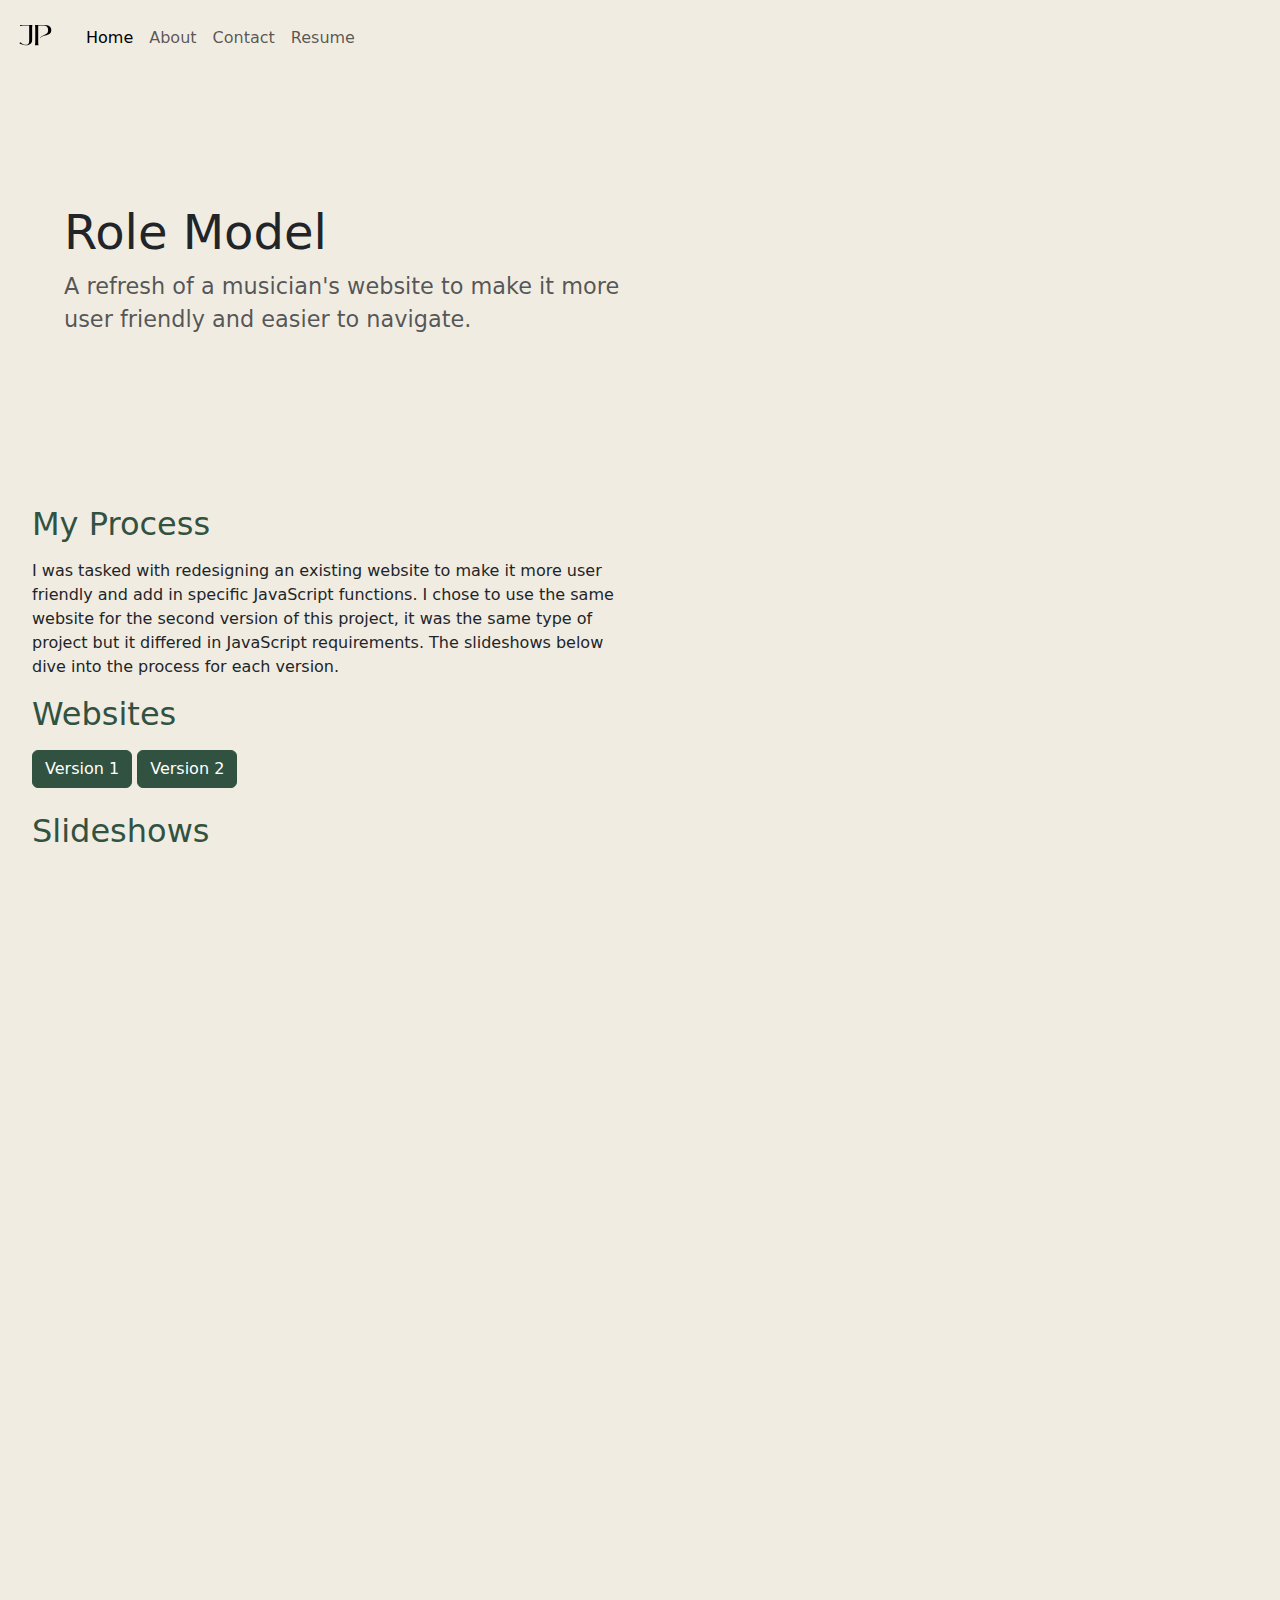
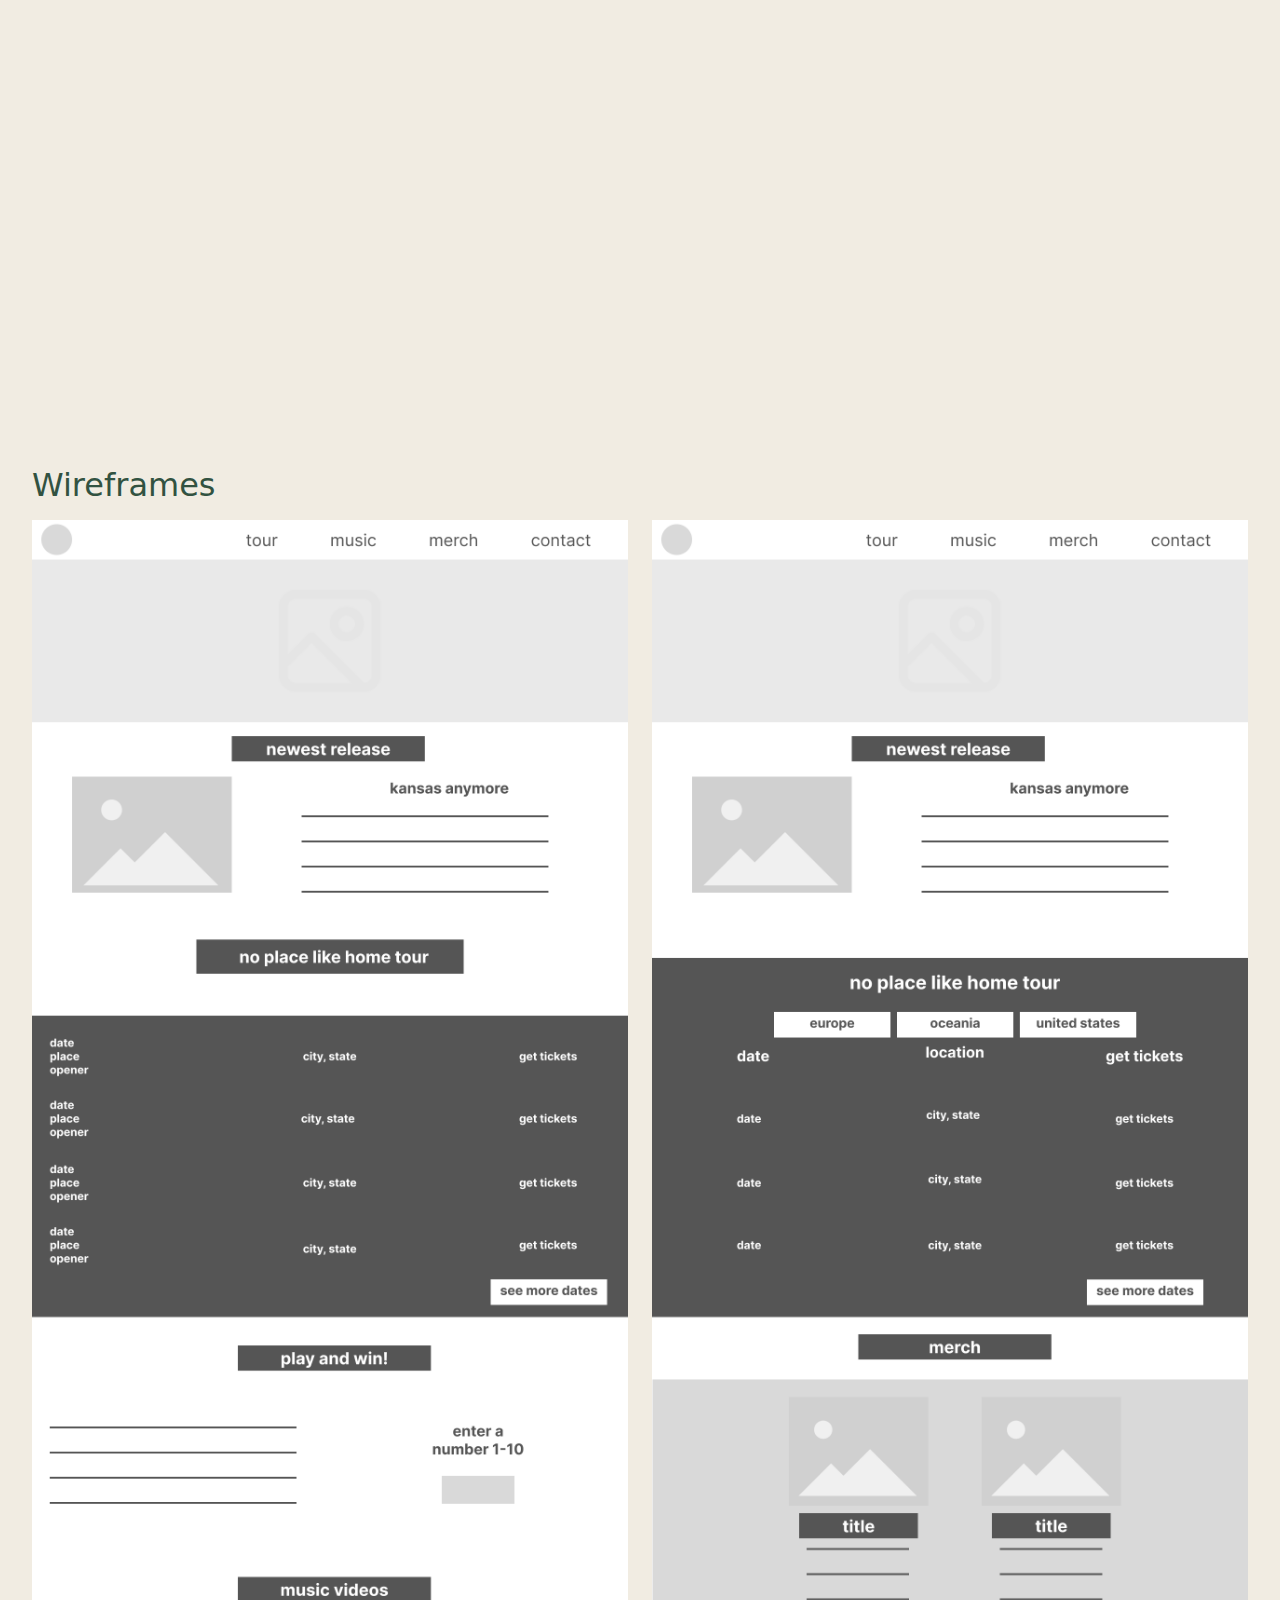
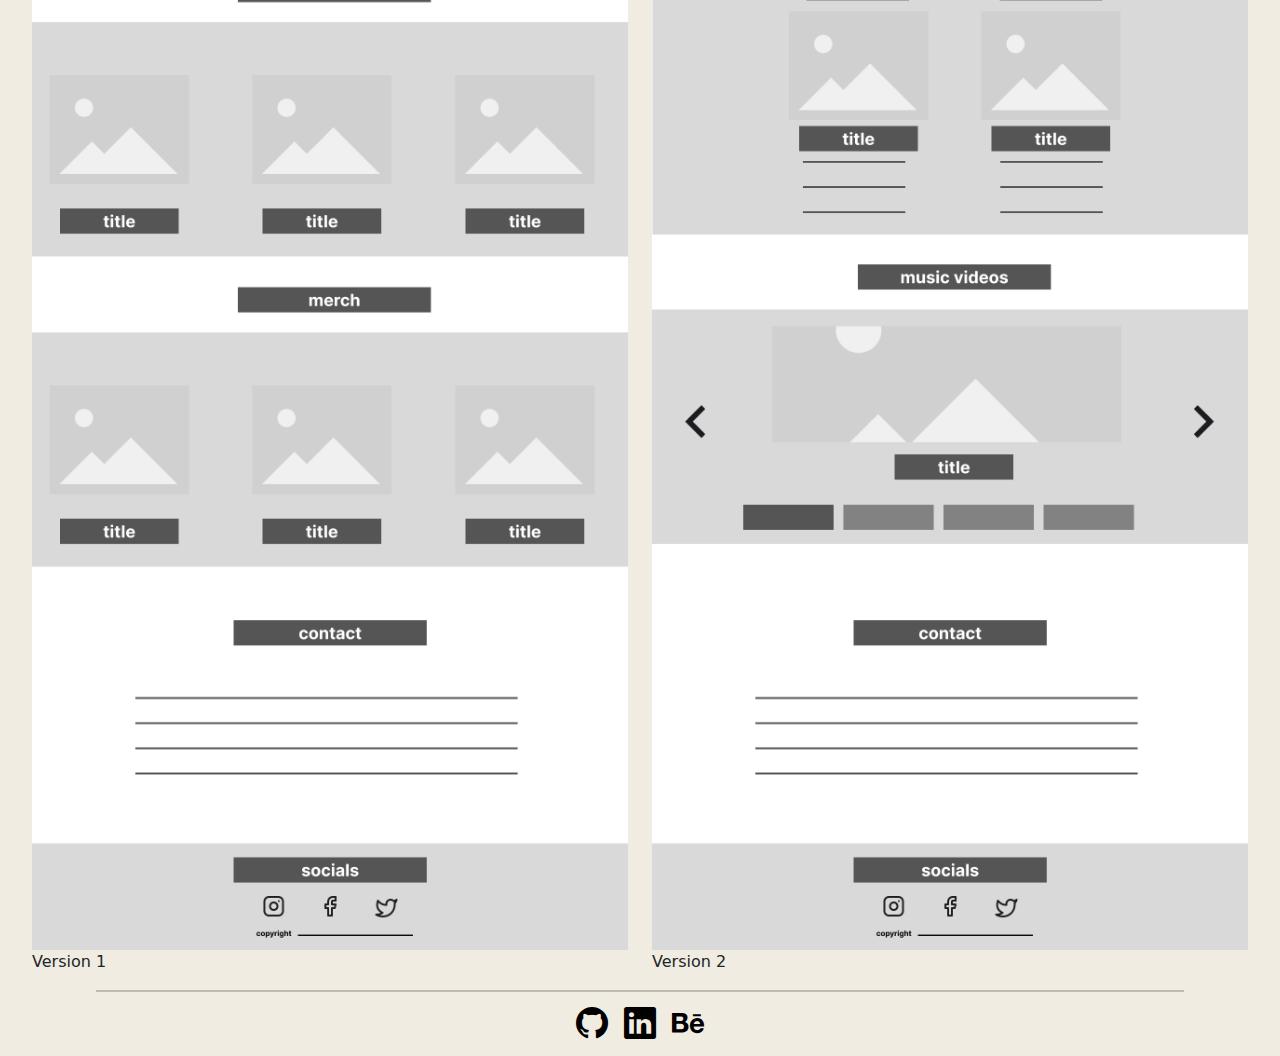
<file: roleModel.html>
<!DOCTYPE html>
<html lang="en">
  <head>
    <meta charset="UTF-8">
    <meta name="viewport" content="width=device-width, initial-scale=1.0">
    <meta http-equiv="X-UA-Compatible" content="ie=edge">
    <title>Jessica Piper's Portfolio | Role Model</title>
    <link href="https://cdn.jsdelivr.net/npm/bootstrap@5.3.3/dist/css/bootstrap.min.css" rel="stylesheet" integrity="sha384-QWTKZyjpPEjISv5WaRU9OFeRpok6YctnYmDr5pNlyT2bRjXh0JMhjY6hW+ALEwIH" crossorigin="anonymous">
    <link rel="stylesheet" href="https://cdn.jsdelivr.net/npm/bootstrap-icons@1.11.3/font/bootstrap-icons.min.css">
    <link rel="stylesheet" href="styles.css">
    <script src="https://cdn.jsdelivr.net/npm/bootstrap@5.3.3/dist/js/bootstrap.bundle.min.js" integrity="sha384-YvpcrYf0tY3lHB60NNkmXc5s9fDVZLESaAA55NDzOxhy9GkcIdslK1eN7N6jIeHz" crossorigin="anonymous" defer></script>
  </head>
  <body>
    <header>
      <nav class="navbar navbar-expand-lg">
        <div class="container-fluid">
          <a class="navbar-brand" href="index.html">
            <img src="assets/JP.svg" alt="JP logo">
          </a>
          <button class="navbar-toggler" type="button" data-bs-toggle="collapse" data-bs-target="#navbarNav" aria-controls="navbarNav" aria-expanded="false" aria-label="Toggle navigation">
            <span class="navbar-toggler-icon"></span>
          </button>
          <div class="collapse navbar-collapse" id="navbarNav">
            <ul class="navbar-nav">
              <li class="nav-item">
                <a class="nav-link active" aria-current="page" href="index.html">Home</a>
              </li>
              <li class="nav-item">
                <a class="nav-link" href="about.html">About</a>
              </li>
              <li class="nav-item">
                <a class="nav-link" href=mailto:jpiperux@gmail.com>Contact</a>
              </li>
              <li class="nav-item">
                <a class="nav-link" href="assets/resumeJP.pdf" download >Resume</a>
              </li>
            </ul>
          </div>
        </div>
      </nav>
      <section id="hero">
        <div class="row">
          <div class="col-10 col-md-6">
            <h1 class="display-5">Role Model</h1>
            <p class="text-body-secondary">A refresh of a musician's website to make it more user friendly and easier to navigate.</p>
          </div>
        </div>
      </section>
    </header>
    <main>
      <section id="aboutRoleModel" class="pt-4 px-3">
        <div class="row px-3">
          <h2 class="pb-2">My Process</h2>
          <div class="col-md-6">
            <p>I was tasked with redesigning an existing website to make it more user friendly and add in specific JavaScript functions. I chose to use the same website for the second version of this project, it was the same type of project but it differed in JavaScript requirements. The slideshows below dive into the process for each version.</p>
            <h2 class="pb-2">Websites</h2>
            <a  href="https://jpiper5.github.io/Role-ModelRedesign/" target="_blank" class="btn btn-success mb-4">Version 1</a>
            <a href="https://jpiper5.github.io/RoleModelRedesign/" target="_blank" class="btn btn-success mb-4">Version 2</a>
          </div>
          <div class="col-12">
            <h2 class="pb-2">Slideshows</h2>
            <iframe class="mb-4" src="https://docs.google.com/presentation/d/e/2PACX-1vTOckAiJ4Gj7eggPkyh9BZUchbTORhKt_k8en6bw0k8zYLbqQDf8wduEiBj-MEjnwECw8xxTrhHx8h-/embed?start=false&loop=false&delayms=30000" width="960" height="569" allow="fullscreen" title="Role Model 1"></iframe>
            <iframe class="mb-4" src="https://docs.google.com/presentation/d/e/2PACX-1vRpI_qTDiRFZShMelWFUPNu5gKWwRnnR2t7eECeVYCmHbXONLfQ9a0AV2bj6hS-g9w7j1-esdQHuwCd/embed?start=false&loop=false&delayms=30000" width="960" height="569" allow="fullscreen" title="Role Model 2"></iframe>
          </div>
          <h2 class="pb-2">Wireframes</h2>
          <div class="col-md-6">
            <figure>
              <img src="assets/roleModelwireframe.png" alt="wireframe of Role Model redesign">
              <figcaption>Version 1</figcaption>
            </figure>
          </div>
          <div class="col-md-6">
            <figure>
              <img src="assets/roleModelWireframe2.png" alt="wireframe of Role Model redesign">
              <figcaption>Version 2</figcaption>
            </figure>
          </div>
        </div>
      </section>
    </main>
    <hr>
    <footer class="py-2 d-flex justify-content-center">
      <a href="https://github.com/jpiper5" aria-label="link to Jessica Piper's GitHub profile" class="px-2"><i class="bi bi-github"></i></a>
      <a href="https://www.linkedin.com/in/jessica-piper/" aria-label="link to Jessica Piper's LinkedIn profile" class="px-2"><i class="bi bi-linkedin"></i></a>
      <a href="https://www.behance.net/jessicapiper2" aria-label="link to Jessica Piper's Behance profile" class="px-2"><i class="bi bi-behance"></i></a>
    </footer>
  </body>
</html>
</file>
<file: styles.css>
/* universal styles */
:root {
  --background: #f1ece2;
  --text: #000;
  --heading: #325241;
}
body {
  font-size: 16px;
  background-color: var(--background);
}
a {
  color: var(--text);
  text-decoration: none;
}
ul {
  list-style: '- ';
}

/* nav styles */
nav img {
  width: 50px;
}
.navbar {
  background-color: var(--background);
}

/* hero styles */
#hero {
  padding: 10% 5%;
}
#hero p {
  font-size: 1.4rem;
}

/* myWork styles */
#myWork img {
  object-fit: cover;
  width: 100%;
  height: 40vh;
  object-position: top;
  padding: 10px;
}
#myWork p {
  color: var(--heading);
}

/* hr styles */
hr {
  width: 85%;
  margin: 0 auto;
  border: 1px solid;
}

/* footer styles */
i {
  font-size: 32px;
}

/* about html styles */
#myToolbox h3{
  color: var(--heading);
}
#education h3{
  color: var(--heading);
}
.courses ul{
  margin-bottom: 0;
}
/* amped html syles */
#aboutAmped img {
  object-fit: contain;
  width: 100%;
}
#aboutAmped h2 {
  color: var(--heading);
}

/* depop styles */
#aboutDepop img {
  object-fit: contain;
  width: 100%;
}
#aboutDepop h2 {
  color: var(--heading);
}

/* dutch styles */
#aboutDutch img {
  object-fit: contain;
  width: 100%;
}
#aboutDutch h2 {
  color: var(--heading);
}
iframe {
  width: 100%;
}

/* role model styles */
#aboutRoleModel a {
  background-color: var(--heading) !important;
  border-color: var(--heading) !important;
}
#aboutRoleModel h2 {
  color: var(--heading);
}
#aboutRoleModel img {
  object-fit: contain;
  width: 100%;
}
</file>
